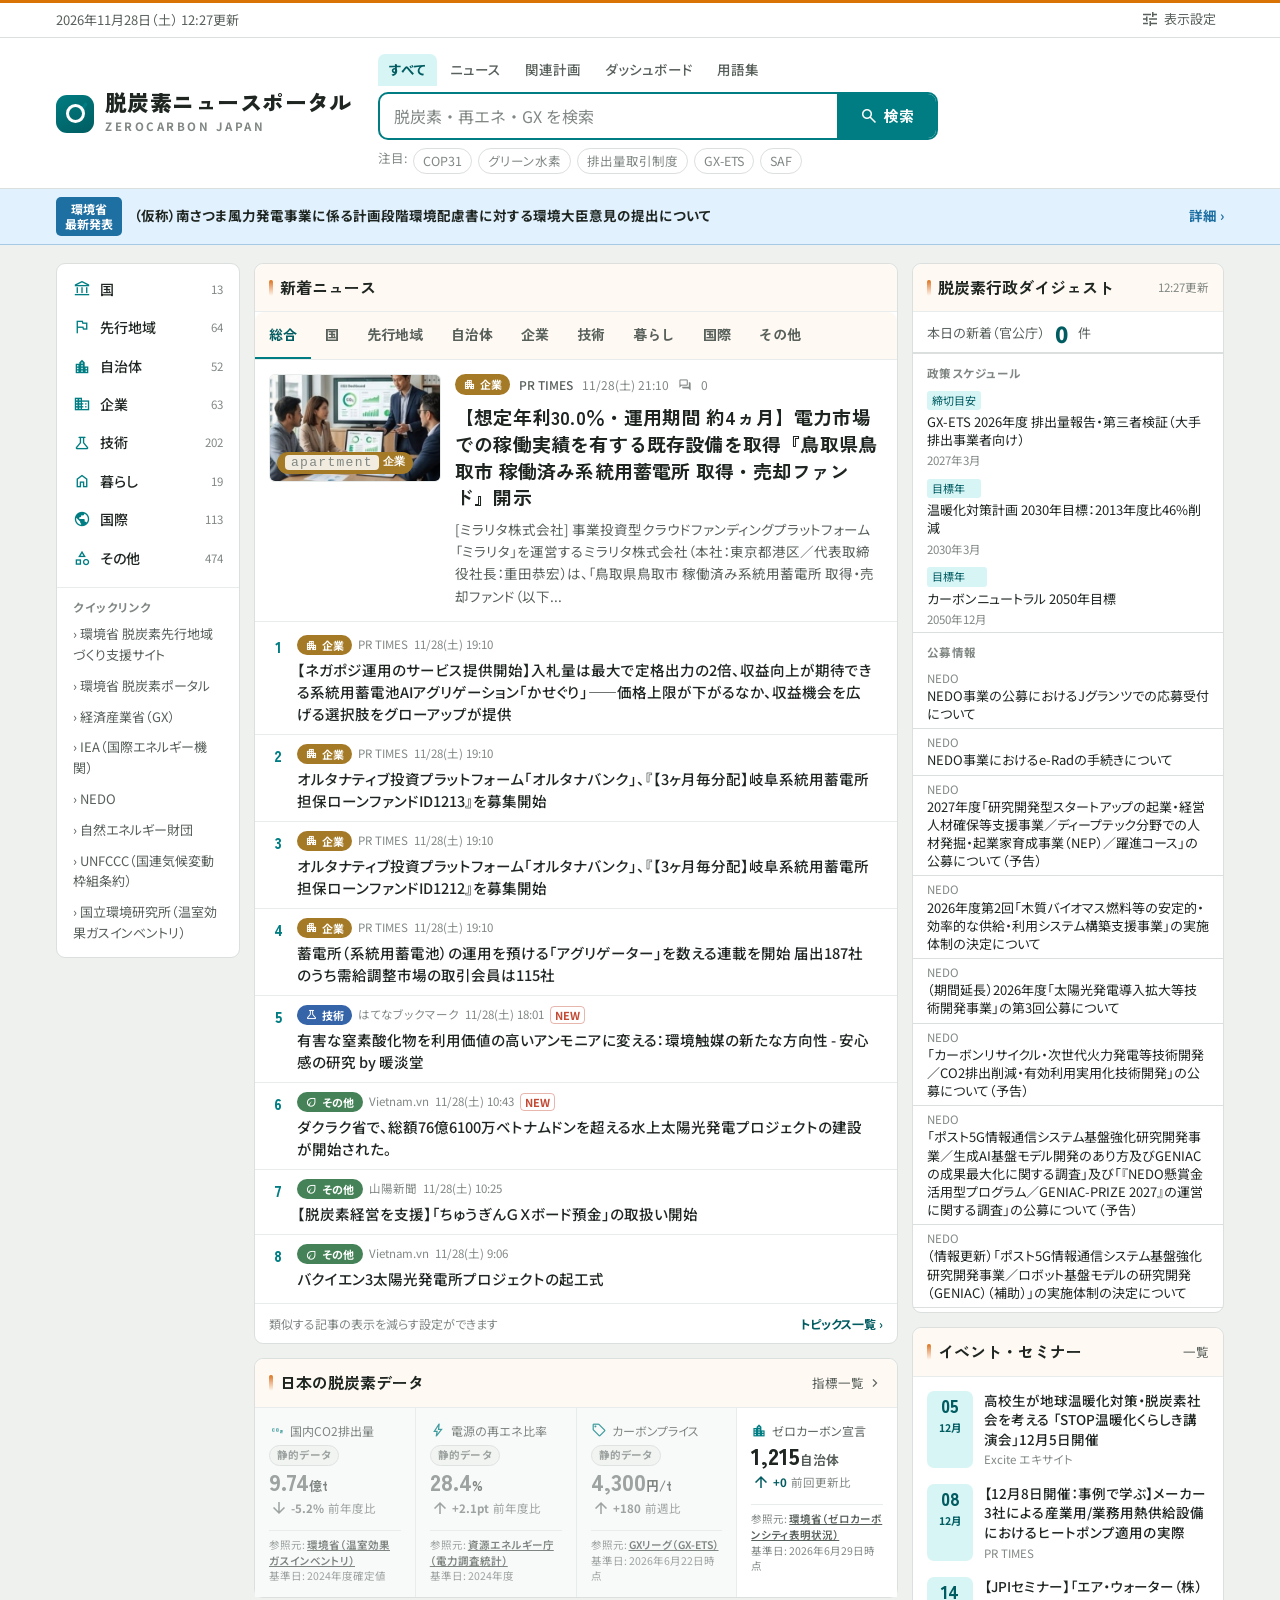
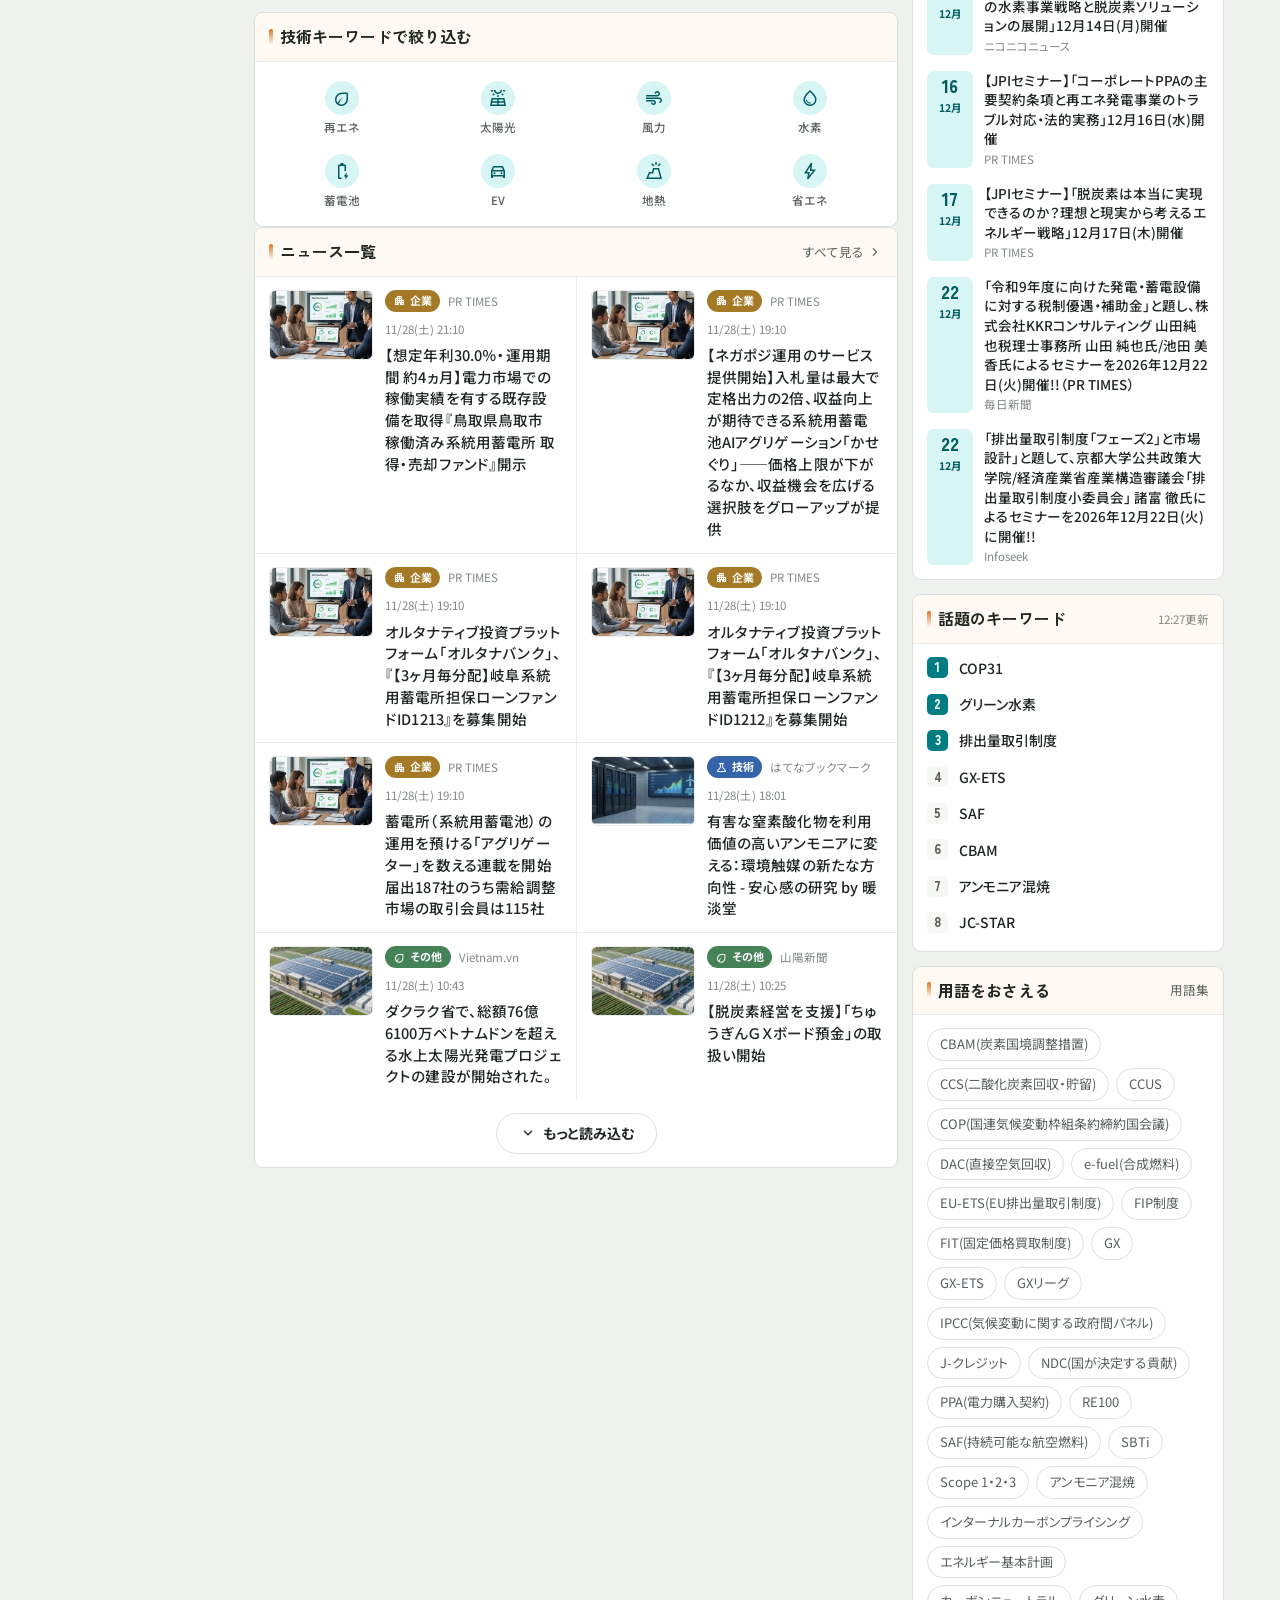
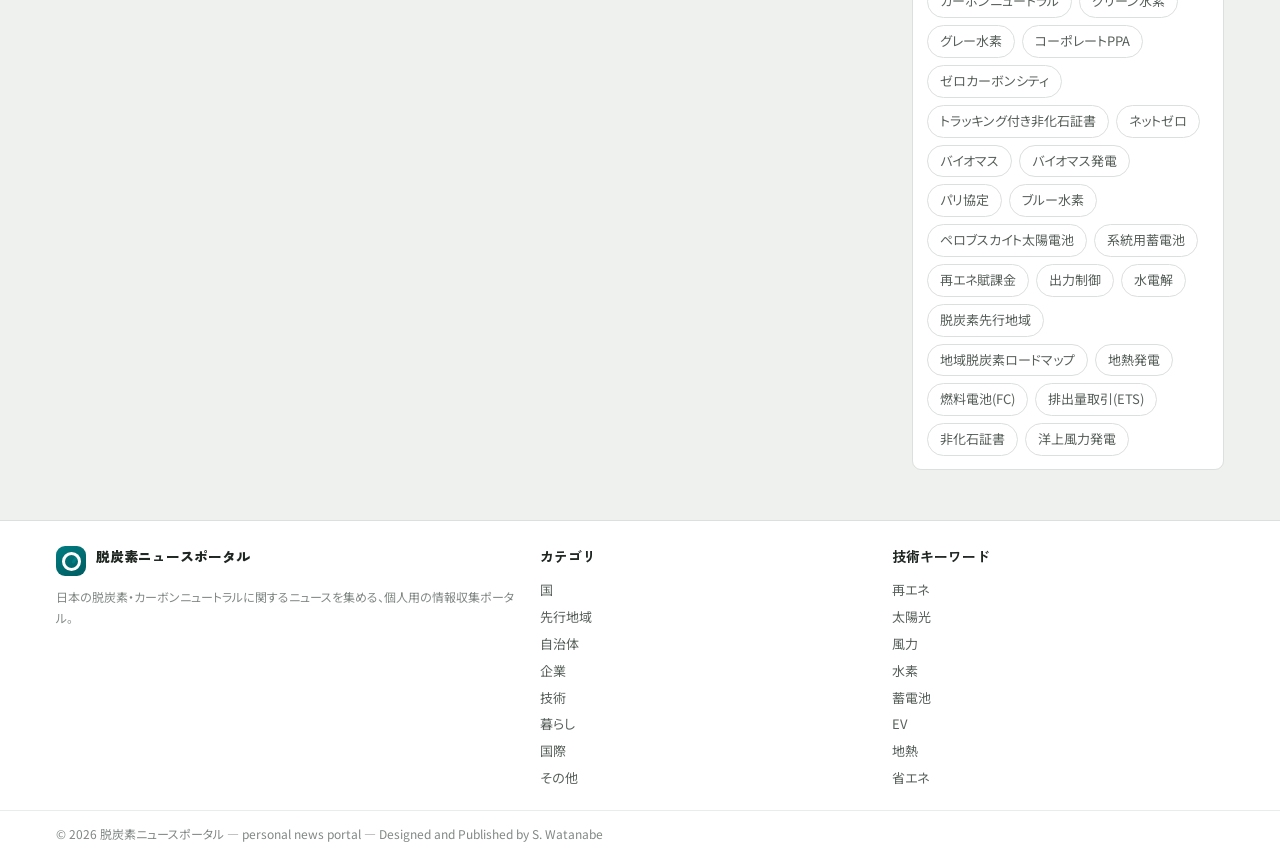
<file: site/index.html>
<!DOCTYPE html>
<html lang="ja">
<head>
<meta charset="UTF-8">
<meta name="viewport" content="width=device-width, initial-scale=1.0">
<title>脱炭素ニュースポータル</title>
<meta name="description" content="日本の脱炭素・カーボンニュートラルに関するニュースとデータを集約する情報ポータル。政策・再エネ・企業・自治体の動きを横断的にお届けします。">
<link rel="preconnect" href="https://fonts.googleapis.com">
<link rel="preconnect" href="https://fonts.gstatic.com" crossorigin>
<link href="https://fonts.googleapis.com/css2?family=Noto+Sans+JP:wght@400;500;700&family=Zen+Kaku+Gothic+New:wght@500;700;900&family=Shippori+Mincho:wght@500;700;800&display=swap" rel="stylesheet">
<link href="https://fonts.googleapis.com/css2?family=Material+Symbols+Outlined:opsz,wght,FILL,GRAD@20,400,0,0&display=swap" rel="stylesheet">
<link rel="icon" href="assets/favicon.svg" type="image/svg+xml">
<link rel="stylesheet" href="assets/css/base.css">
<link rel="stylesheet" href="assets/css/portal.css">
</head>
<body>
<a class="skip-link" href="#main">本文へスキップ</a>

<div data-include="partials/utility.html"></div>
<div data-include="partials/masthead.html"></div>
<div data-include="partials/ribbon.html"></div>

<main class="main" id="main">
  <div class="wrap">

    <!-- LEFT NAV -->
    <aside class="nav-col">
      <div class="card">
        <div class="nav-list" id="navList"></div>
        <div class="nav-sub">
          <div class="lbl">クイックリンク</div>
          <a href="https://policies.env.go.jp/policy/roadmap/preceding-region/" target="_blank" rel="noopener noreferrer">› 環境省 脱炭素先行地域づくり支援サイト</a>
          <a href="https://ondankataisaku.env.go.jp/carbon_neutral/" target="_blank" rel="noopener noreferrer">› 環境省 脱炭素ポータル</a>
          <a href="https://www.meti.go.jp/policy/energy_environment/global_warming/index.html" target="_blank" rel="noopener noreferrer">› 経済産業省（GX）</a>
          <a href="https://www.iea.org/" target="_blank" rel="noopener noreferrer">› IEA（国際エネルギー機関）</a>
          <a href="https://www.nedo.go.jp/" target="_blank" rel="noopener noreferrer">› NEDO</a>
          <a href="https://www.renewable-ei.org/" target="_blank" rel="noopener noreferrer">› 自然エネルギー財団</a>
          <a href="https://unfccc.int/" target="_blank" rel="noopener noreferrer">› UNFCCC（国連気候変動枠組条約）</a>
          <a href="https://www.nies.go.jp/gio/" target="_blank" rel="noopener noreferrer">› 国立環境研究所（温室効果ガスインベントリ）</a>
        </div>
      </div>
    </aside>

    <!-- CENTER -->
    <section class="center-col">
      <!-- topics -->
      <div class="card">
        <div class="card-h"><h2><span class="bar"></span>新着ニュース</h2></div>
        <div class="topics-tabs" id="topicTabs"></div>
        <div class="topic-lead" id="topicLead"></div>
        <ul class="headlines" id="headlines"></ul>
        <div class="topics-foot">
          <span>類似する記事の表示を減らす設定ができます</span>
          <a href="#" id="topicsAllLink">トピックス一覧 ›</a>
        </div>
      </div>

      <!-- KPI strip -->
      <div class="card">
        <div class="card-h"><h2><span class="bar"></span>日本の脱炭素データ</h2><a href="dashboard.html" class="all">指標一覧&nbsp;<span class="material-symbols-outlined" style="font-size:16px">chevron_right</span></a></div>
        <div class="kpis" id="kpiStrip"></div>
      </div>

      <!-- tech tag shortcuts -->
      <div class="card">
        <div class="card-h"><h2><span class="bar"></span>技術キーワードで絞り込む</h2></div>
        <div class="tag-shortcuts" id="scGrid"></div>
      </div>

      <!-- filter indicator -->
      <div class="filter-chip" id="filterChip">
        <span class="material-symbols-outlined" style="font-size:16px">filter_alt</span>
        <span class="fc-label"></span>
        <button type="button"><span class="material-symbols-outlined" style="font-size:16px">close</span>解除</button>
      </div>

      <!-- feed -->
      <div class="card">
        <div class="card-h"><h2><span class="bar"></span>ニュース一覧</h2><a href="#" class="all" id="feedAllLink">すべて見る&nbsp;<span class="material-symbols-outlined" style="font-size:16px">chevron_right</span></a></div>
        <div class="feed" id="feed"></div>
        <div class="feed-more"><button type="button" id="feedMoreBtn"><span class="material-symbols-outlined" style="font-size:18px">expand_more</span>もっと読み込む</button></div>
      </div>

    </section>

    <!-- RIGHT RAIL -->
    <aside class="rail-col" data-include="partials/rail.html"></aside>

  </div>
</main>

<div data-include="partials/footer.html"></div>

<script src="assets/js/data.js"></script>
<script src="assets/js/include.js"></script>
<script src="assets/js/settings.js"></script>
<script src="assets/js/chrome.js"></script>
<script src="assets/js/portal.js"></script>
</body>
</html>
</file>
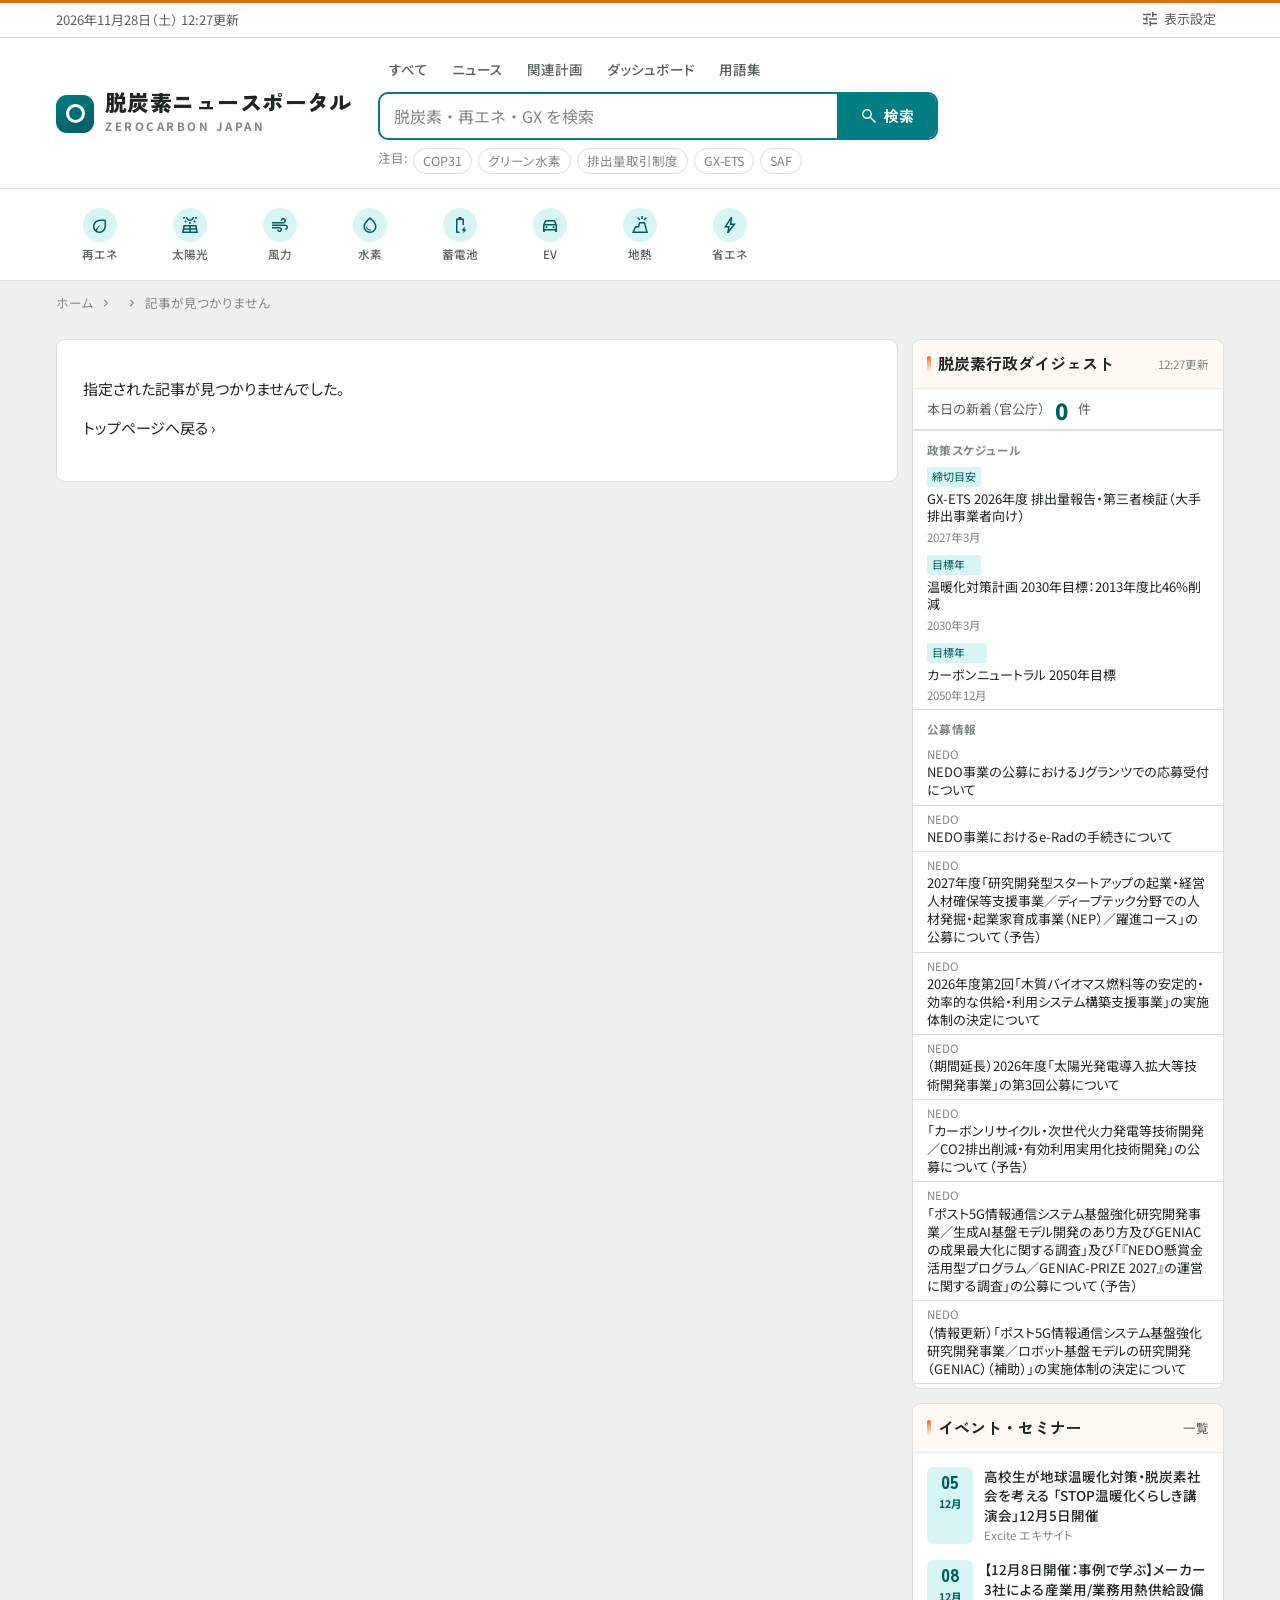
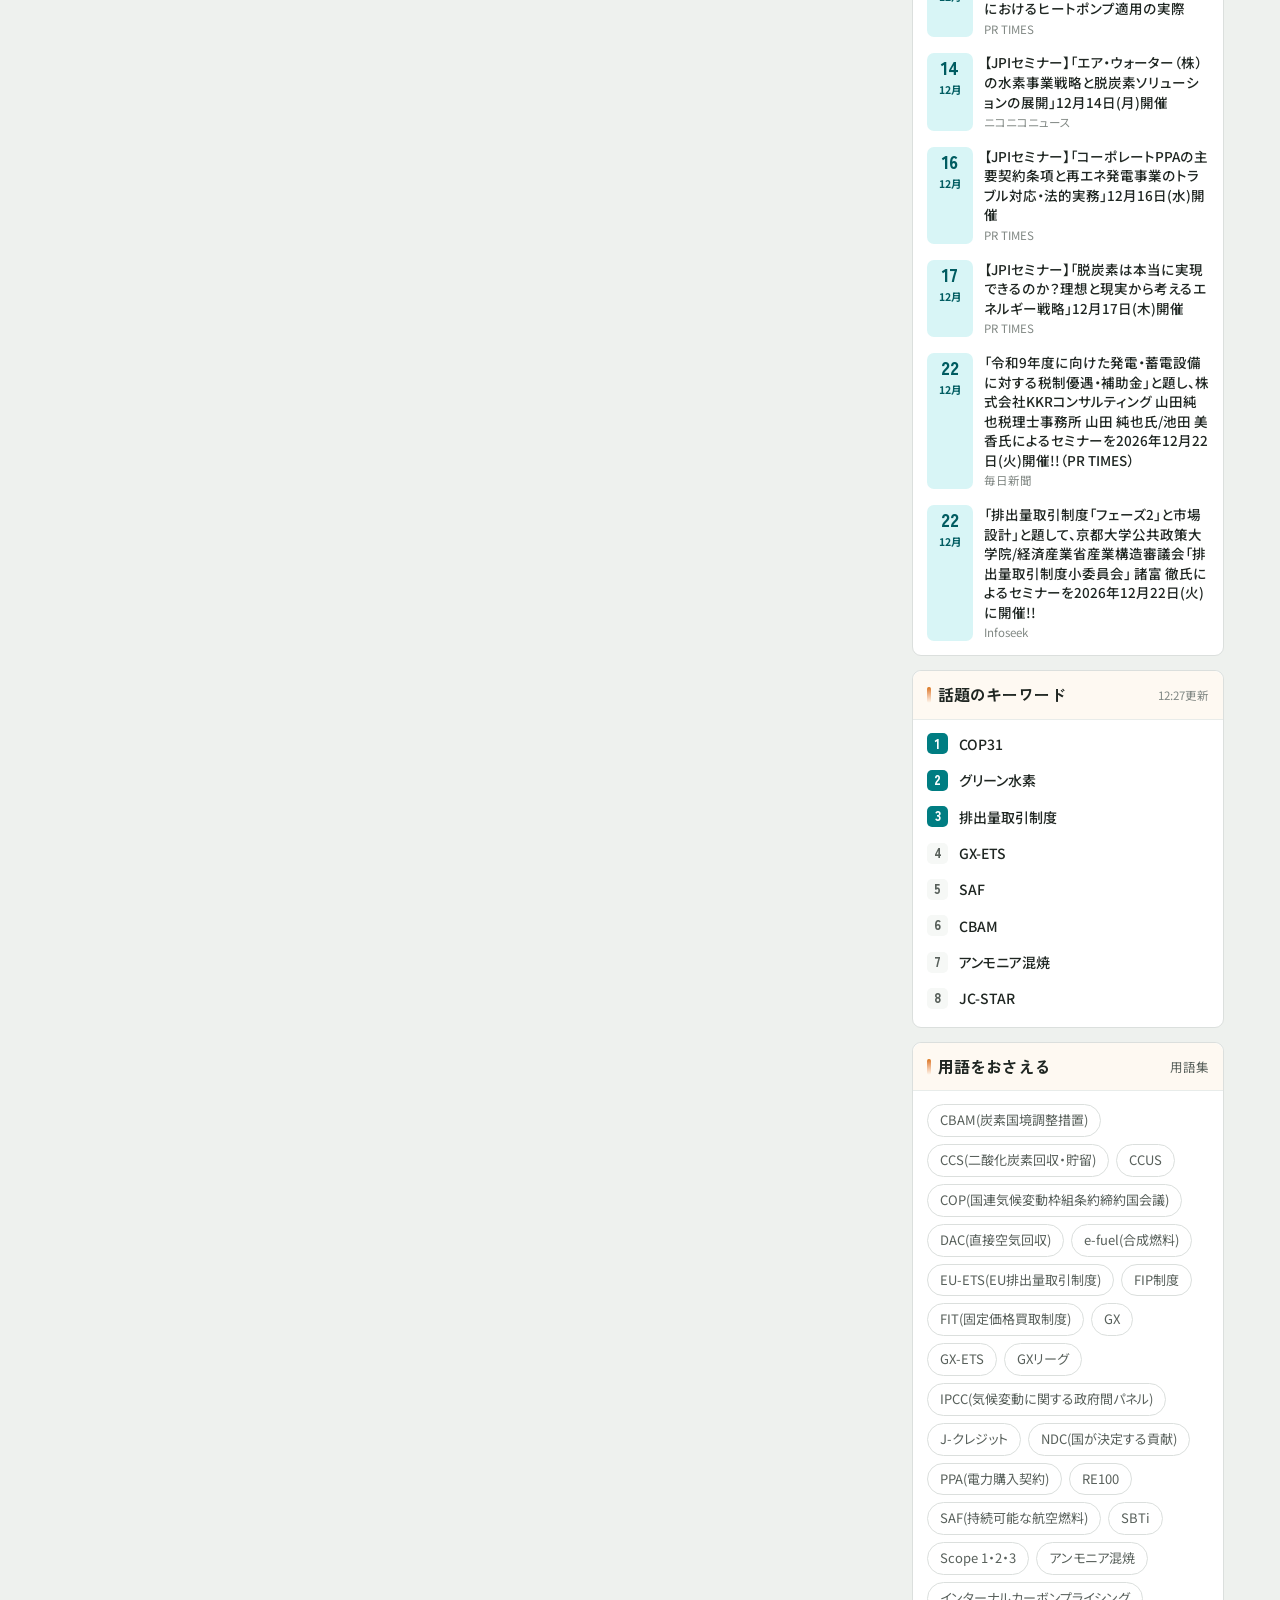
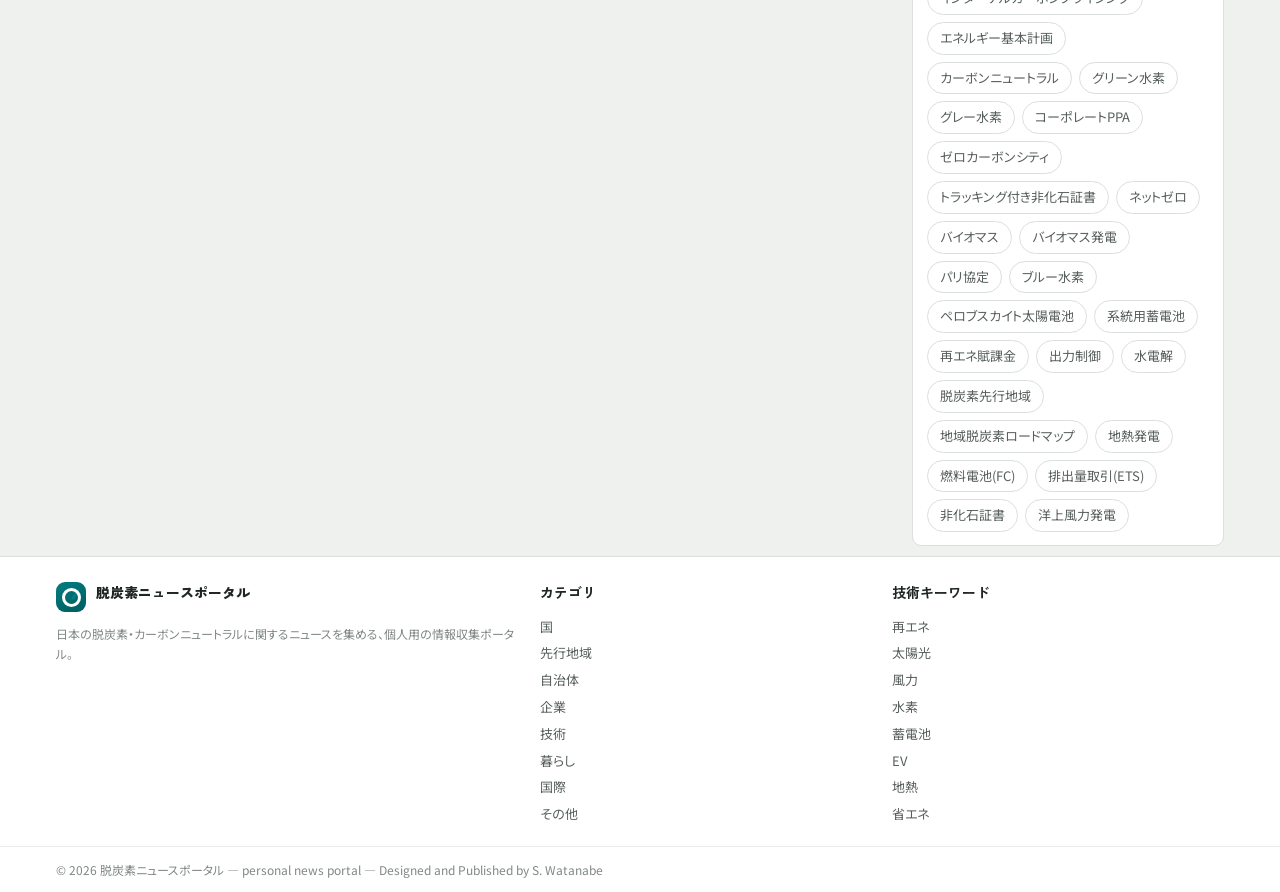
<file: site/article.html>
<!DOCTYPE html>
<html lang="ja">
<head>
<meta charset="UTF-8">
<meta name="viewport" content="width=device-width, initial-scale=1.0">
<title>脱炭素ニュースポータル — 記事</title>
<meta name="description" content="日本の脱炭素・カーボンニュートラルに関するニュース記事。">
<link rel="icon" href="assets/favicon.svg" type="image/svg+xml">
<link rel="preconnect" href="https://fonts.googleapis.com">
<link rel="preconnect" href="https://fonts.gstatic.com" crossorigin>
<link href="https://fonts.googleapis.com/css2?family=Noto+Sans+JP:wght@400;500;700&family=Zen+Kaku+Gothic+New:wght@500;700;900&family=Shippori+Mincho:wght@500;700;800&display=swap" rel="stylesheet">
<link href="https://fonts.googleapis.com/css2?family=Material+Symbols+Outlined:opsz,wght,FILL,GRAD@20,400,0,0&display=swap" rel="stylesheet">
<link rel="stylesheet" href="assets/css/base.css">
<link rel="stylesheet" href="assets/css/article.css">
</head>
<body>
<a class="skip-link" href="#main">本文へスキップ</a>

<div data-include="partials/utility.html"></div>
<div data-include="partials/masthead.html"></div>
<div data-include="partials/shortcuts.html"></div>

<main class="main" id="main">
  <div class="wrap">

    <nav class="crumb" aria-label="breadcrumb">
      <a href="index.html">ホーム</a>
      <span class="material-symbols-outlined">chevron_right</span>
      <a href="index.html" id="crumbCatLink"><span id="crumbCat"></span></a>
      <span class="material-symbols-outlined">chevron_right</span>
      <span id="crumbTitle"></span>
    </nav>

    <section class="art-col" id="articleRoot"></section>

    <aside class="rail-col" data-include="partials/rail.html"></aside>

  </div>
</main>

<div data-include="partials/footer.html"></div>

<script src="assets/js/data.js"></script>
<script src="assets/js/include.js"></script>
<script src="assets/js/settings.js"></script>
<script src="assets/js/chrome.js"></script>
<script src="assets/js/article.js"></script>
</body>
</html>
</file>
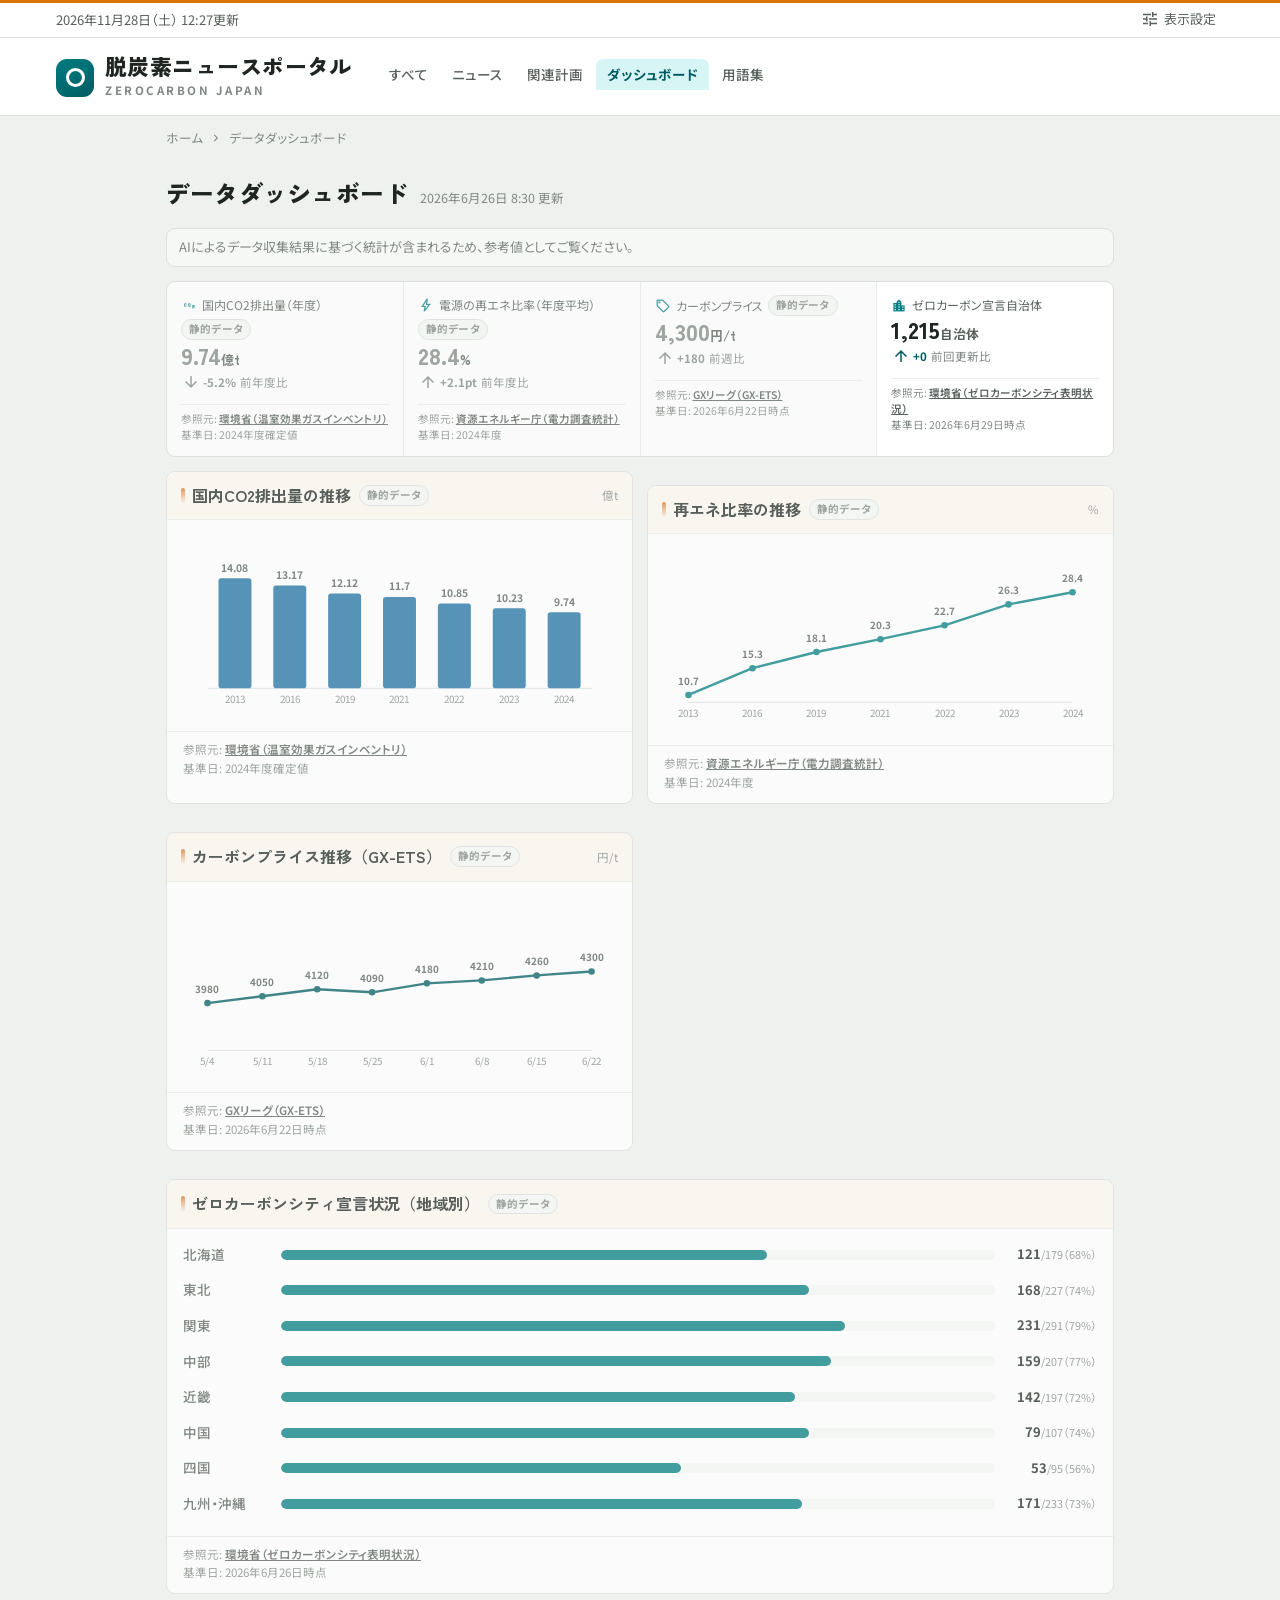
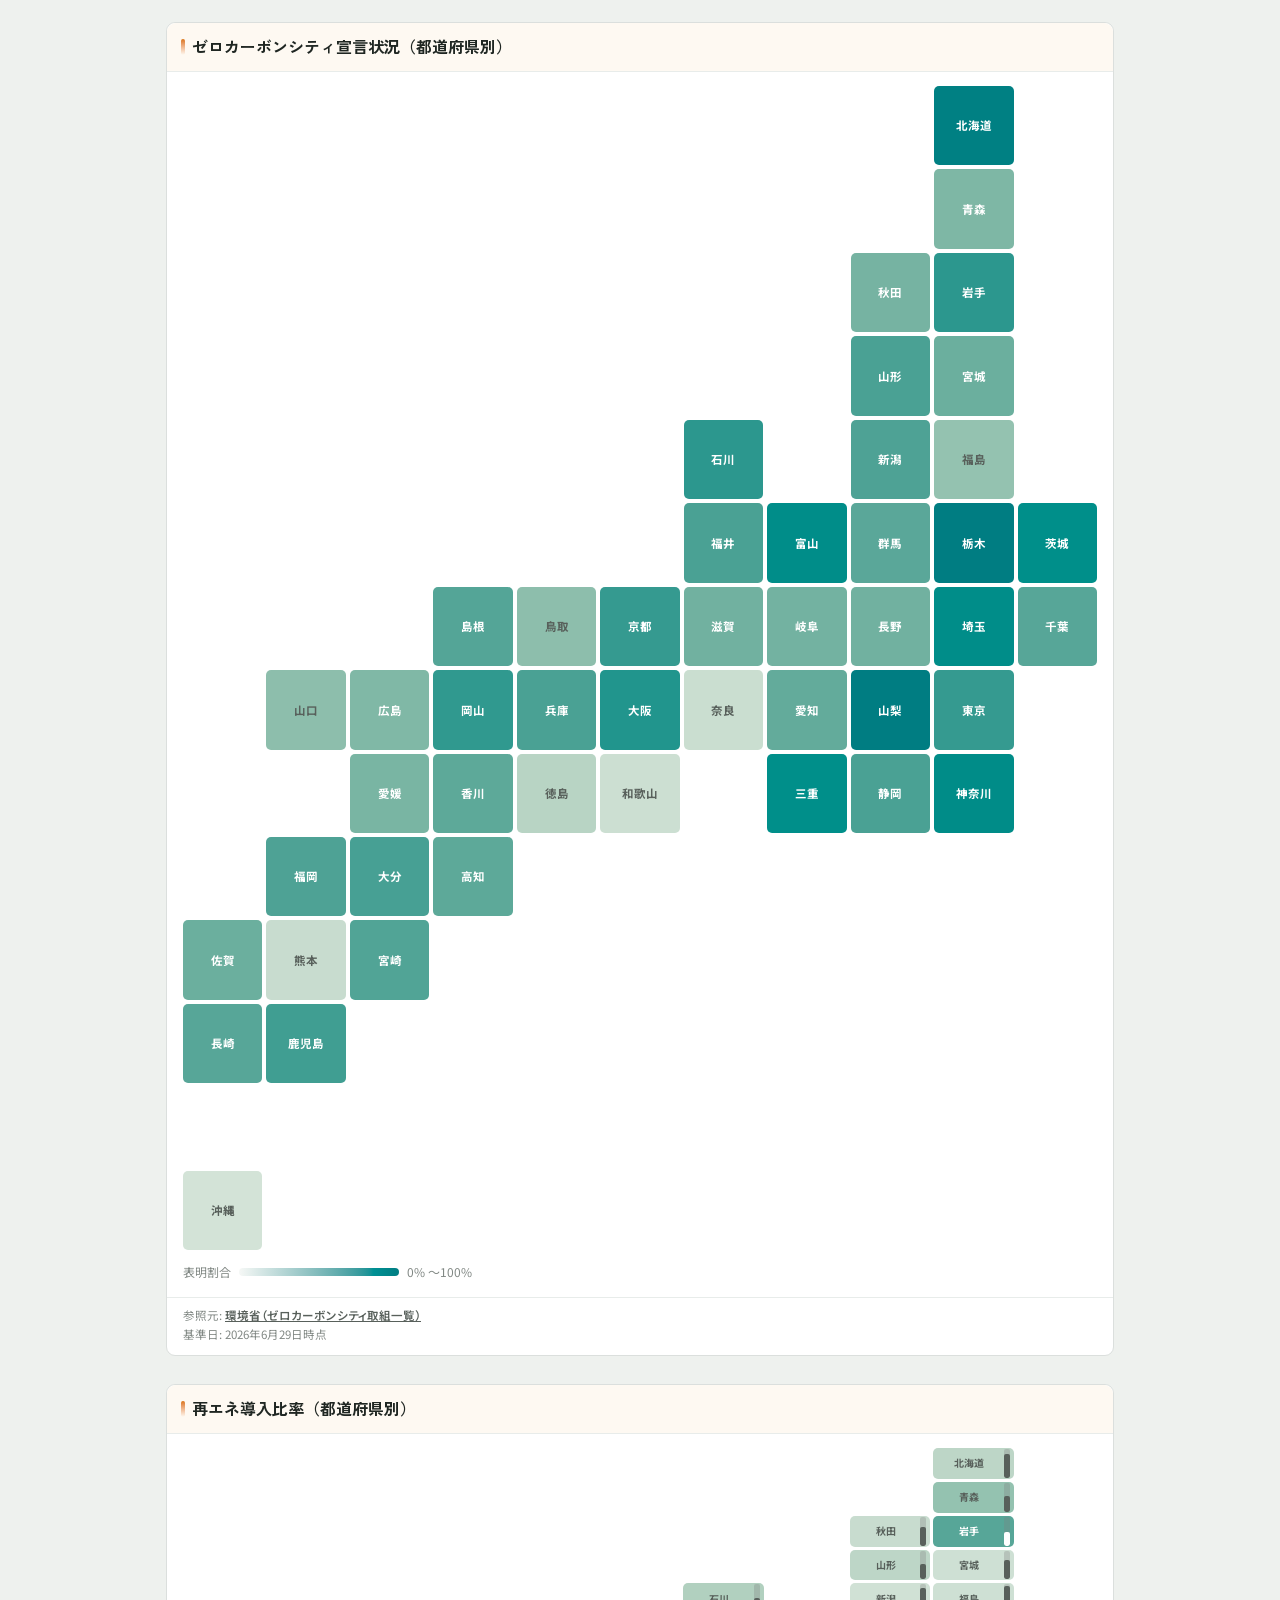
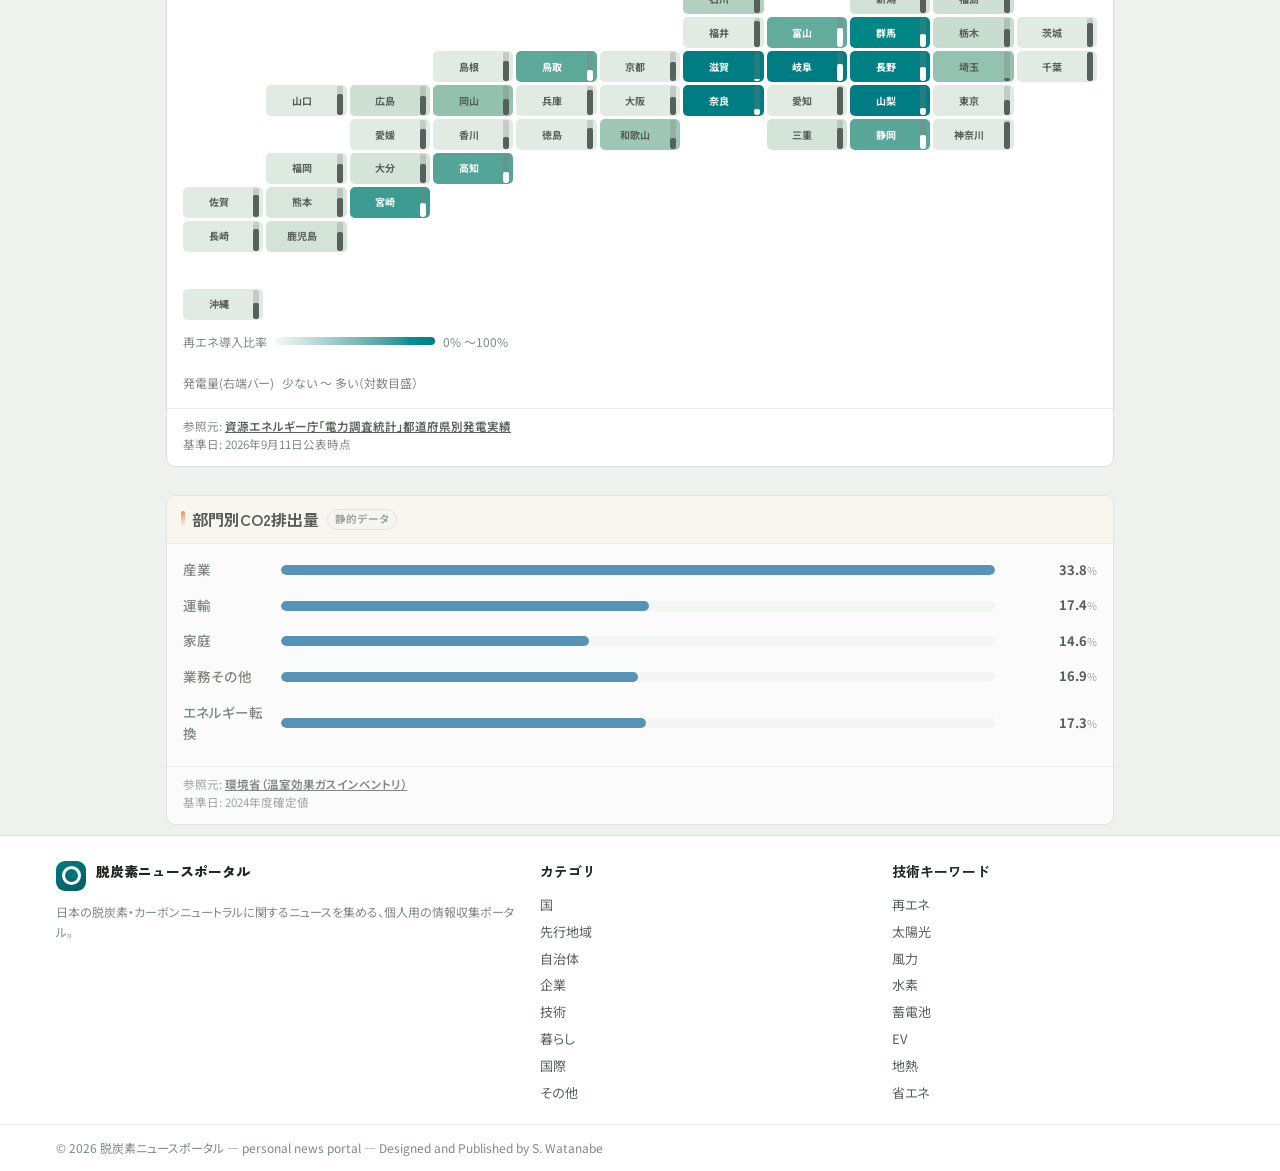
<file: site/dashboard.html>
<!DOCTYPE html>
<html lang="ja">
<head>
<meta charset="UTF-8">
<meta name="viewport" content="width=device-width, initial-scale=1.0">
<title>データダッシュボード — 脱炭素ニュースポータル</title>
<meta name="description" content="日本のCO2排出量・再エネ比率・カーボンプライス・ゼロカーボンシティ宣言状況などの脱炭素データダッシュボード。">
<link rel="icon" href="assets/favicon.svg" type="image/svg+xml">
<link rel="preconnect" href="https://fonts.googleapis.com">
<link rel="preconnect" href="https://fonts.gstatic.com" crossorigin>
<link href="https://fonts.googleapis.com/css2?family=Noto+Sans+JP:wght@400;500;700&family=Zen+Kaku+Gothic+New:wght@500;700;900&family=Shippori+Mincho:wght@500;700;800&display=swap" rel="stylesheet">
<link href="https://fonts.googleapis.com/css2?family=Material+Symbols+Outlined:opsz,wght,FILL,GRAD@20,400,0,0&display=swap" rel="stylesheet">
<link rel="stylesheet" href="assets/css/base.css">
<link rel="stylesheet" href="assets/css/dashboard.css">
</head>
<body>
<a class="skip-link" href="#main">本文へスキップ</a>

<div data-include="partials/utility.html"></div>
<div data-include="partials/masthead.html"></div>

<main class="main" id="main">
  <div class="wrap dash-wrap">

    <nav class="crumb" aria-label="breadcrumb">
      <a href="index.html">ホーム</a>
      <span class="material-symbols-outlined">chevron_right</span>
      <span>データダッシュボード</span>
    </nav>

    <div class="dash-head">
      <h1>データダッシュボード</h1>
      <span class="upd" id="dashUpdated"></span>
    </div>

    <p class="dash-disclaimer">AIによるデータ収集結果に基づく統計が含まれるため、参考値としてご覧ください。</p>

    <div class="kpis dash-kpis" id="dashKpis"></div>

    <div class="dash-grid">

      <div class="card dash-card is-static">
        <div class="card-h"><h2><span class="bar"></span>国内CO2排出量の推移</h2><span class="static-tag" title="現在は実データ未連携のため、参考値の静的データです">静的データ</span><span class="upd">億t</span></div>
        <div class="chart-body" id="co2TrendChart"></div>
        <div class="src-line" id="co2TrendSrc"></div>
      </div>

      <div class="card dash-card is-static">
        <div class="card-h"><h2><span class="bar"></span>再エネ比率の推移</h2><span class="static-tag" title="現在は実データ未連携のため、参考値の静的データです">静的データ</span><span class="upd">%</span></div>
        <div class="chart-body" id="renewableTrendChart"></div>
        <div class="src-line" id="renewableTrendSrc"></div>
      </div>

      <div class="card dash-card is-static" id="carbon-price">
        <div class="card-h"><h2><span class="bar"></span>カーボンプライス推移（GX-ETS）</h2><span class="static-tag" title="現在は実データ未連携のため、参考値の静的データです">静的データ</span><span class="upd">円/t</span></div>
        <div class="chart-body" id="carbonPriceChart"></div>
        <div class="src-line" id="carbonPriceSrc"></div>
      </div>

      <div class="card dash-card wide is-static" id="zero-carbon">
        <div class="card-h"><h2><span class="bar"></span>ゼロカーボンシティ宣言状況（地域別）</h2><span class="static-tag" title="現在は実データ未連携のため、参考値の静的データです">静的データ</span></div>
        <div id="zeroCarbonChart"></div>
        <div class="src-line" id="zeroCarbonSrc"></div>
      </div>

      <div class="card dash-card wide" id="zero-carbon-map">
        <div class="card-h"><h2><span class="bar"></span>ゼロカーボンシティ宣言状況（都道府県別）</h2></div>
        <div id="zeroCarbonMapChart"></div>
        <div class="src-line" id="zeroCarbonMapSrc"></div>
      </div>

      <div class="card dash-card wide" id="renewable-map">
        <div class="card-h"><h2><span class="bar"></span>再エネ導入比率（都道府県別）</h2></div>
        <div id="renewableMapChart"></div>
        <div class="src-line" id="renewableMapSrc"></div>
      </div>

      <div class="card dash-card wide is-static">
        <div class="card-h"><h2><span class="bar"></span>部門別CO2排出量</h2><span class="static-tag" title="現在は実データ未連携のため、参考値の静的データです">静的データ</span></div>
        <div id="sectorChart"></div>
        <div class="src-line" id="sectorSrc"></div>
      </div>

    </div>
  </div>
</main>

<div data-include="partials/footer.html"></div>

<script src="assets/js/data.js"></script>
<script src="assets/js/include.js"></script>
<script src="assets/js/settings.js"></script>
<script src="assets/js/chrome.js"></script>
<script src="assets/js/dashboard.js"></script>
<script src="assets/js/renewable-map.js"></script>
</body>
</html>
</file>
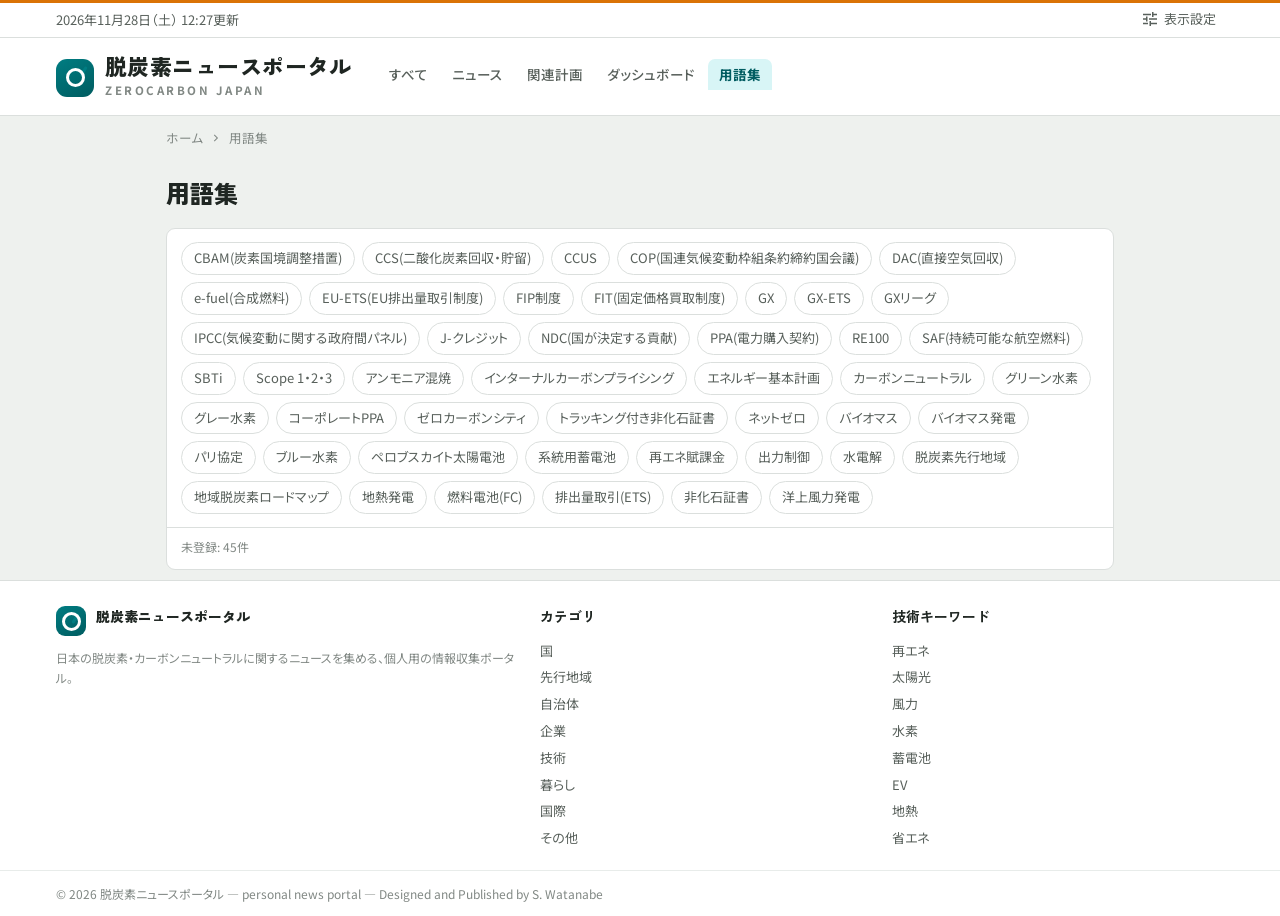
<file: site/glossary.html>
<!DOCTYPE html>
<html lang="ja">
<head>
<meta charset="UTF-8">
<meta name="viewport" content="width=device-width, initial-scale=1.0">
<title>用語集 — 脱炭素ニュースポータル</title>
<meta name="description" content="脱炭素・カーボンニュートラルに関する用語集。GX、J-クレジット、SAFなど主要な用語をまとめて解説します。">
<link rel="preconnect" href="https://fonts.googleapis.com">
<link rel="preconnect" href="https://fonts.gstatic.com" crossorigin>
<link href="https://fonts.googleapis.com/css2?family=Noto+Sans+JP:wght@400;500;700&family=Zen+Kaku+Gothic+New:wght@500;700;900&family=Shippori+Mincho:wght@500;700;800&display=swap" rel="stylesheet">
<link href="https://fonts.googleapis.com/css2?family=Material+Symbols+Outlined:opsz,wght,FILL,GRAD@20,400,0,0&display=swap" rel="stylesheet">
<link rel="icon" href="assets/favicon.svg" type="image/svg+xml">
<link rel="stylesheet" href="assets/css/base.css">
<link rel="stylesheet" href="assets/css/dashboard.css">
</head>
<body>
<a class="skip-link" href="#main">本文へスキップ</a>

<div data-include="partials/utility.html"></div>
<div data-include="partials/masthead.html"></div>

<main class="main" id="main">
  <div class="wrap dash-wrap">
    <nav class="crumb" aria-label="breadcrumb">
      <a href="index.html">ホーム</a>
      <span class="material-symbols-outlined">chevron_right</span>
      <span>用語集</span>
    </nav>
    <div class="dash-head">
      <h1>用語集</h1>
    </div>
    <div class="card">
      <div class="glossary" id="glossaryList"></div>
    </div>
  </div>
</main>

<div data-include="partials/footer.html"></div>

<script src="assets/js/data.js"></script>
<script src="assets/js/include.js"></script>
<script src="assets/js/settings.js"></script>
<script src="assets/js/chrome.js"></script>
</body>
</html>
</file>
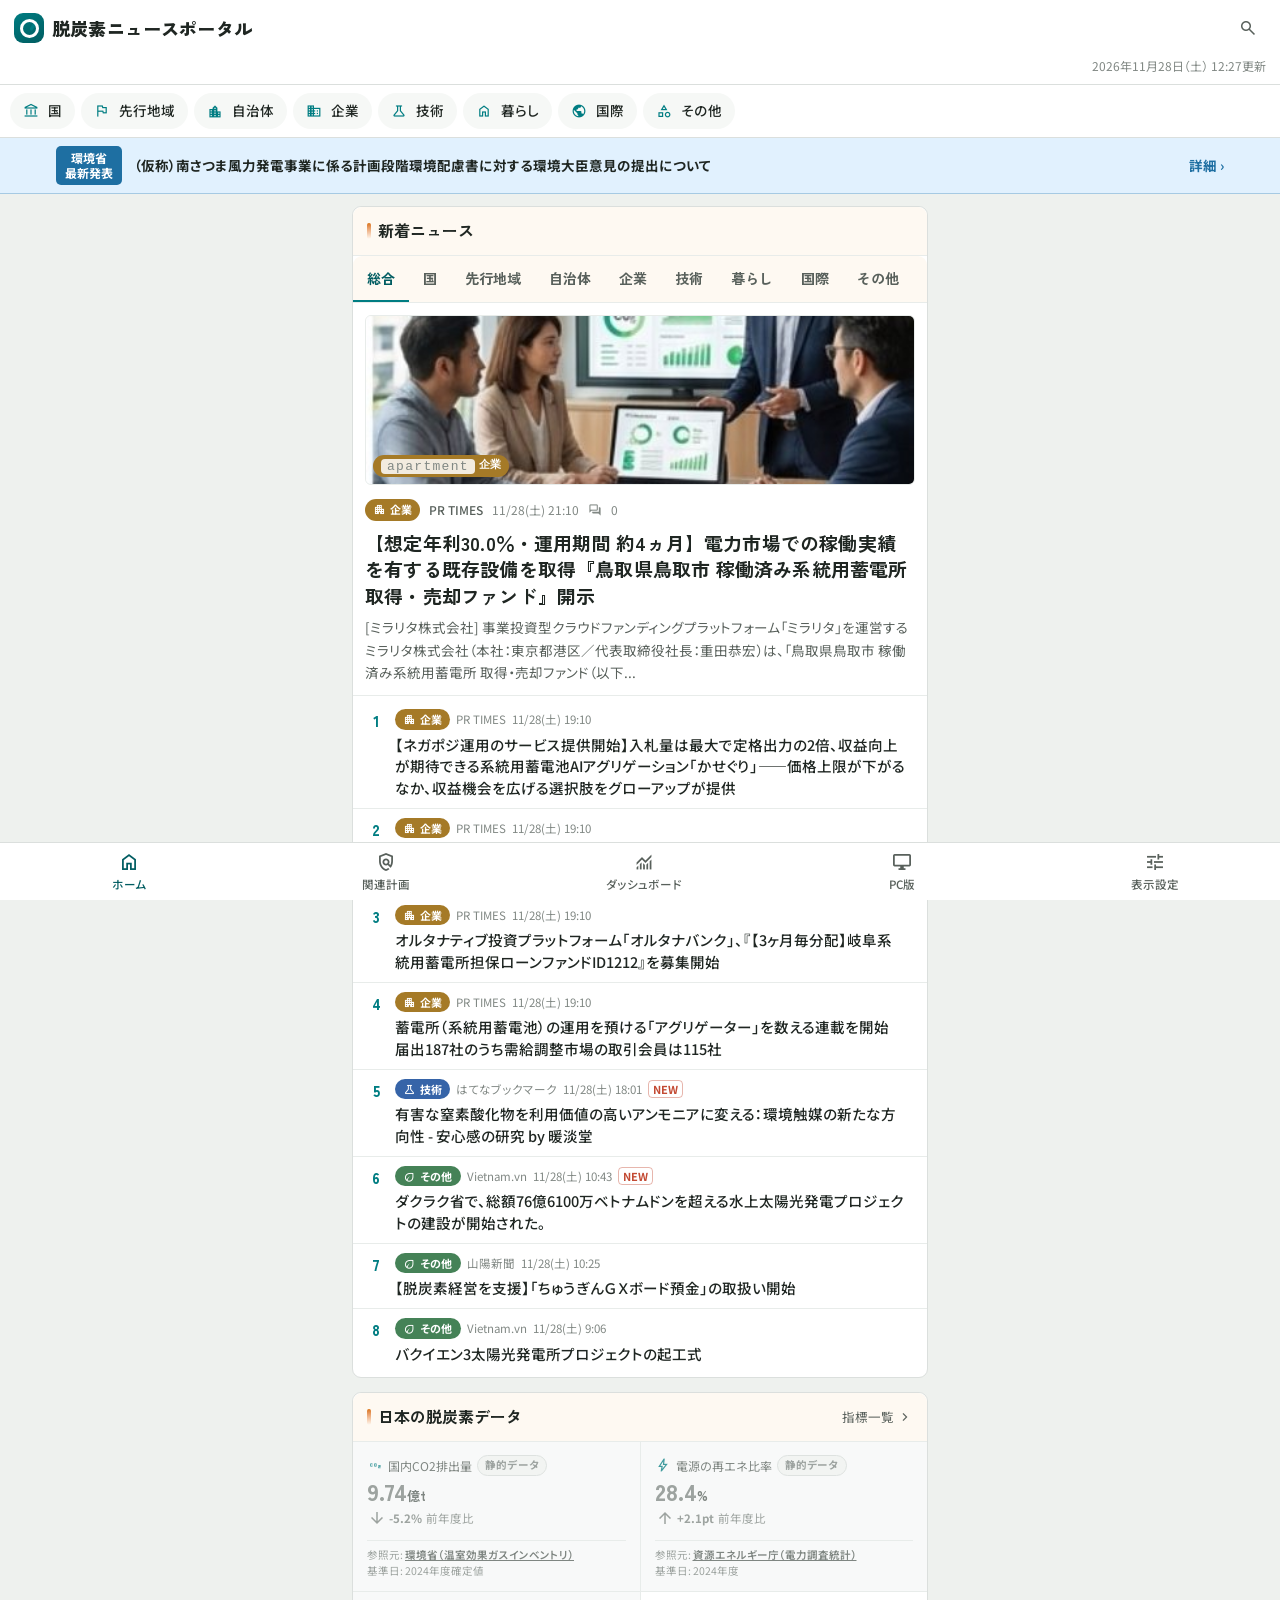
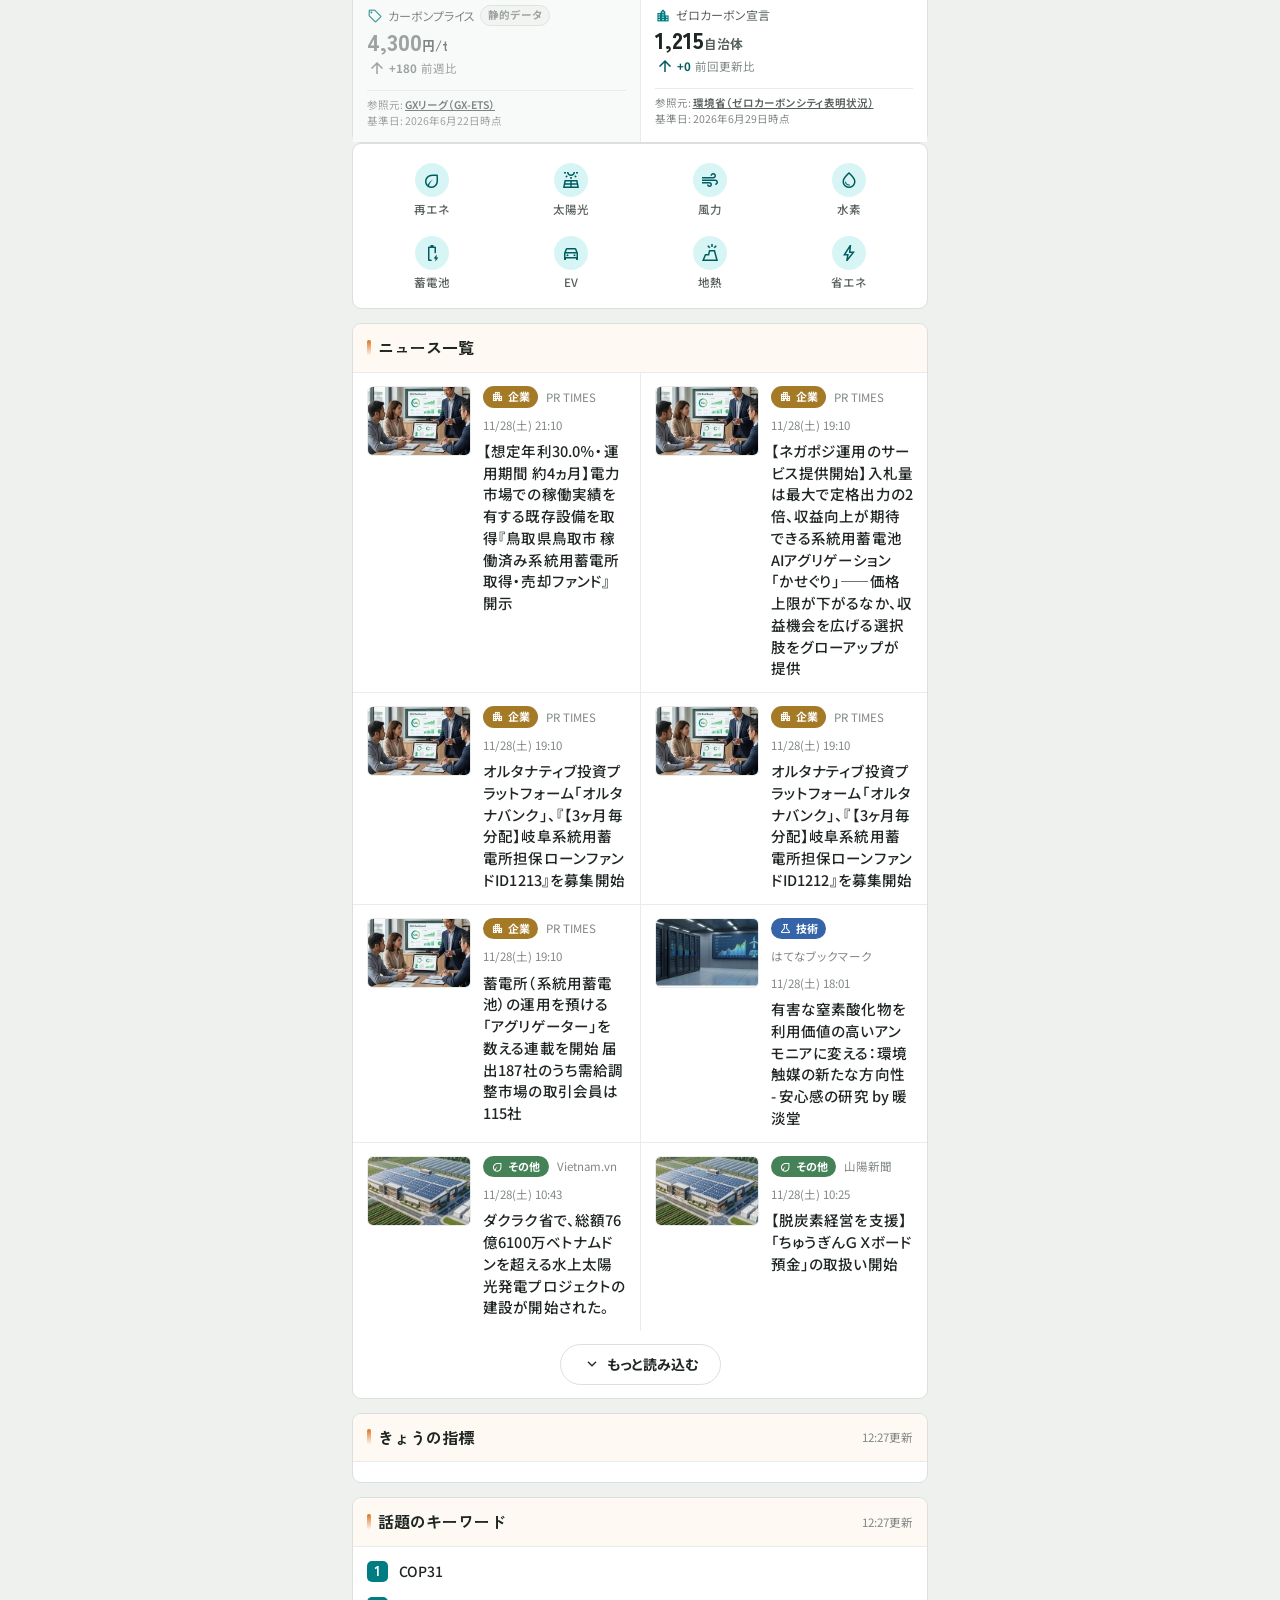
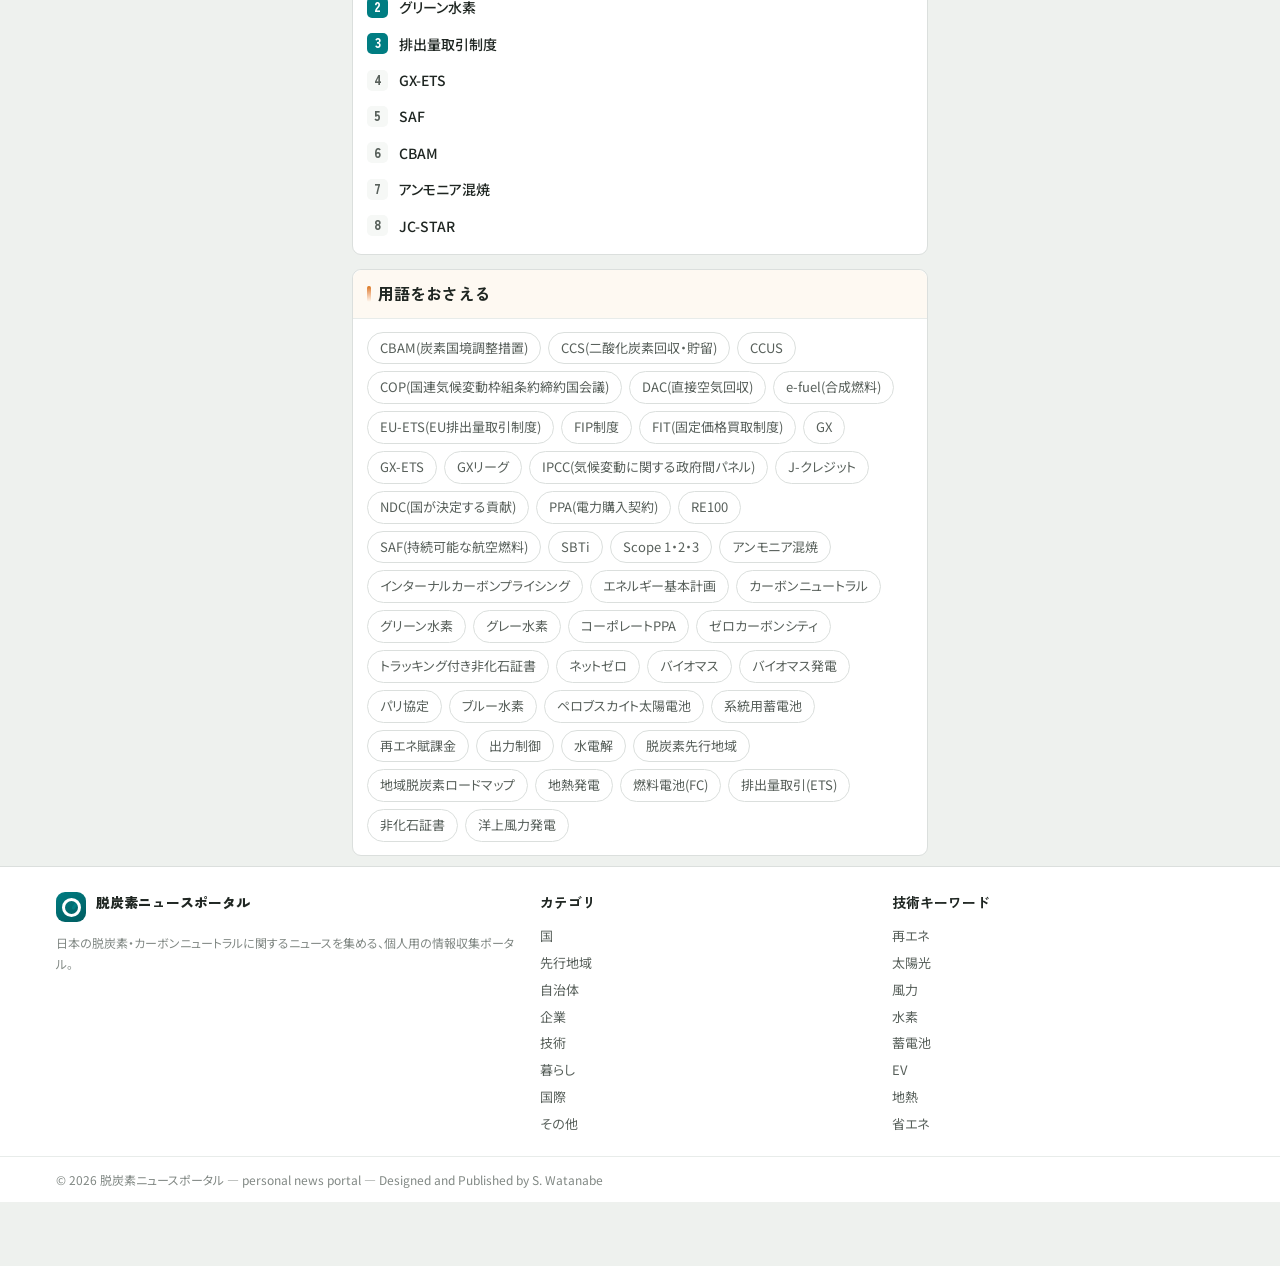
<file: site/mobile.html>
<!DOCTYPE html>
<html lang="ja">
<head>
<meta charset="UTF-8">
<meta name="viewport" content="width=device-width, initial-scale=1.0">
<title>脱炭素ニュースポータル（スマホ版）</title>
<meta name="description" content="日本の脱炭素・カーボンニュートラルに関するニュースとデータを集約する情報ポータル。スマホ版レイアウト。">
<link rel="preconnect" href="https://fonts.googleapis.com">
<link rel="preconnect" href="https://fonts.gstatic.com" crossorigin>
<link href="https://fonts.googleapis.com/css2?family=Noto+Sans+JP:wght@400;500;700&family=Zen+Kaku+Gothic+New:wght@500;700;900&family=Shippori+Mincho:wght@500;700;800&display=swap" rel="stylesheet">
<link href="https://fonts.googleapis.com/css2?family=Material+Symbols+Outlined:opsz,wght,FILL,GRAD@20,400,0,0&display=swap" rel="stylesheet">
<link rel="icon" href="assets/favicon.svg" type="image/svg+xml">
<link rel="stylesheet" href="assets/css/base.css">
<link rel="stylesheet" href="assets/css/mobile.css">
</head>
<body>
<a class="skip-link" href="#main">本文へスキップ</a>

<header class="m-head">
  <div class="m-head-row">
    <a class="m-brand" href="mobile.html">
      <span class="brand-mark" style="width:30px;height:30px;border-radius:9px"></span>
      <b>脱炭素ニュースポータル</b>
    </a>
    <button type="button" class="m-icon-btn" id="mSearchBtn" aria-haspopup="true" aria-expanded="false" aria-label="検索">
      <span class="material-symbols-outlined">search</span>
    </button>
  </div>
  <div class="m-search-row" id="mSearchRow">
    <div class="search-field">
      <input type="search" placeholder="ニュース・キーワードを検索">
      <button type="button"><span class="material-symbols-outlined" style="font-size:18px">search</span></button>
    </div>
  </div>
  <div class="m-ticker">
    <span class="m-date" id="today"></span>
  </div>
</header>

<nav class="cat-strip"><div class="nav-list" id="navList"></div></nav>

<div data-include="partials/ribbon.html"></div>

<main class="m-main" id="main">

  <div class="card m-topic">
    <div class="card-h"><h2><span class="bar"></span>新着ニュース</h2></div>
    <div class="topics-tabs" id="topicTabs"></div>
    <div class="topic-lead" id="topicLead"></div>
    <ul class="headlines" id="headlines"></ul>
  </div>

  <div class="card">
    <div class="card-h"><h2><span class="bar"></span>日本の脱炭素データ</h2><a href="dashboard.html" class="all">指標一覧&nbsp;<span class="material-symbols-outlined" style="font-size:16px">chevron_right</span></a></div>
    <div class="kpis m-kpis" id="kpiStrip"></div>
  </div>

  <nav class="shortcuts"><div class="wrap" id="scGrid"></div></nav>

  <div class="filter-chip" id="filterChip">
    <span class="material-symbols-outlined" style="font-size:16px">filter_alt</span>
    <span class="fc-label"></span>
    <button type="button"><span class="material-symbols-outlined" style="font-size:16px">close</span>解除</button>
  </div>

  <div class="card">
    <div class="card-h"><h2><span class="bar"></span>ニュース一覧</h2></div>
    <div class="feed m-feed" id="feed"></div>
    <div class="feed-more"><button type="button" id="feedMoreBtn"><span class="material-symbols-outlined" style="font-size:18px">expand_more</span>もっと読み込む</button></div>
  </div>

  <div class="card">
    <div class="card-h"><h2><span class="bar"></span>きょうの指標</h2><span class="upd" id="railUpdated"></span></div>
    <div class="rail-data" id="railData"></div>
  </div>

  <div class="card">
    <div class="card-h"><h2><span class="bar"></span>話題のキーワード</h2><span class="upd" id="ranksUpdated"></span></div>
    <ul class="ranklist" id="ranks"></ul>
  </div>

  <div class="card" id="glossary">
    <div class="card-h"><h2><span class="bar"></span>用語をおさえる</h2></div>
    <div class="glossary" id="glossaryList"></div>
  </div>

</main>

<div data-include="partials/footer.html"></div>

<nav class="tabbar">
  <a class="tb-item" href="mobile.html" data-nav="mobile.html"><span class="material-symbols-outlined">home</span>ホーム</a>
  <a class="tb-item" href="plans.html" data-nav="plans.html"><span class="material-symbols-outlined">policy</span>関連計画</a>
  <a class="tb-item" href="dashboard.html" data-nav="dashboard.html"><span class="material-symbols-outlined">monitoring</span>ダッシュボード</a>
  <a class="tb-item" href="index.html" data-nav="index.html"><span class="material-symbols-outlined">desktop_windows</span>PC版</a>
  <div class="tb-item set-trigger" id="settingsMount"></div>
</nav>

<script src="assets/js/data.js"></script>
<script src="assets/js/include.js"></script>
<script src="assets/js/settings.js"></script>
<script src="assets/js/chrome.js"></script>
<script src="assets/js/portal.js"></script>
<script src="assets/js/mobile.js"></script>
</body>
</html>
</file>
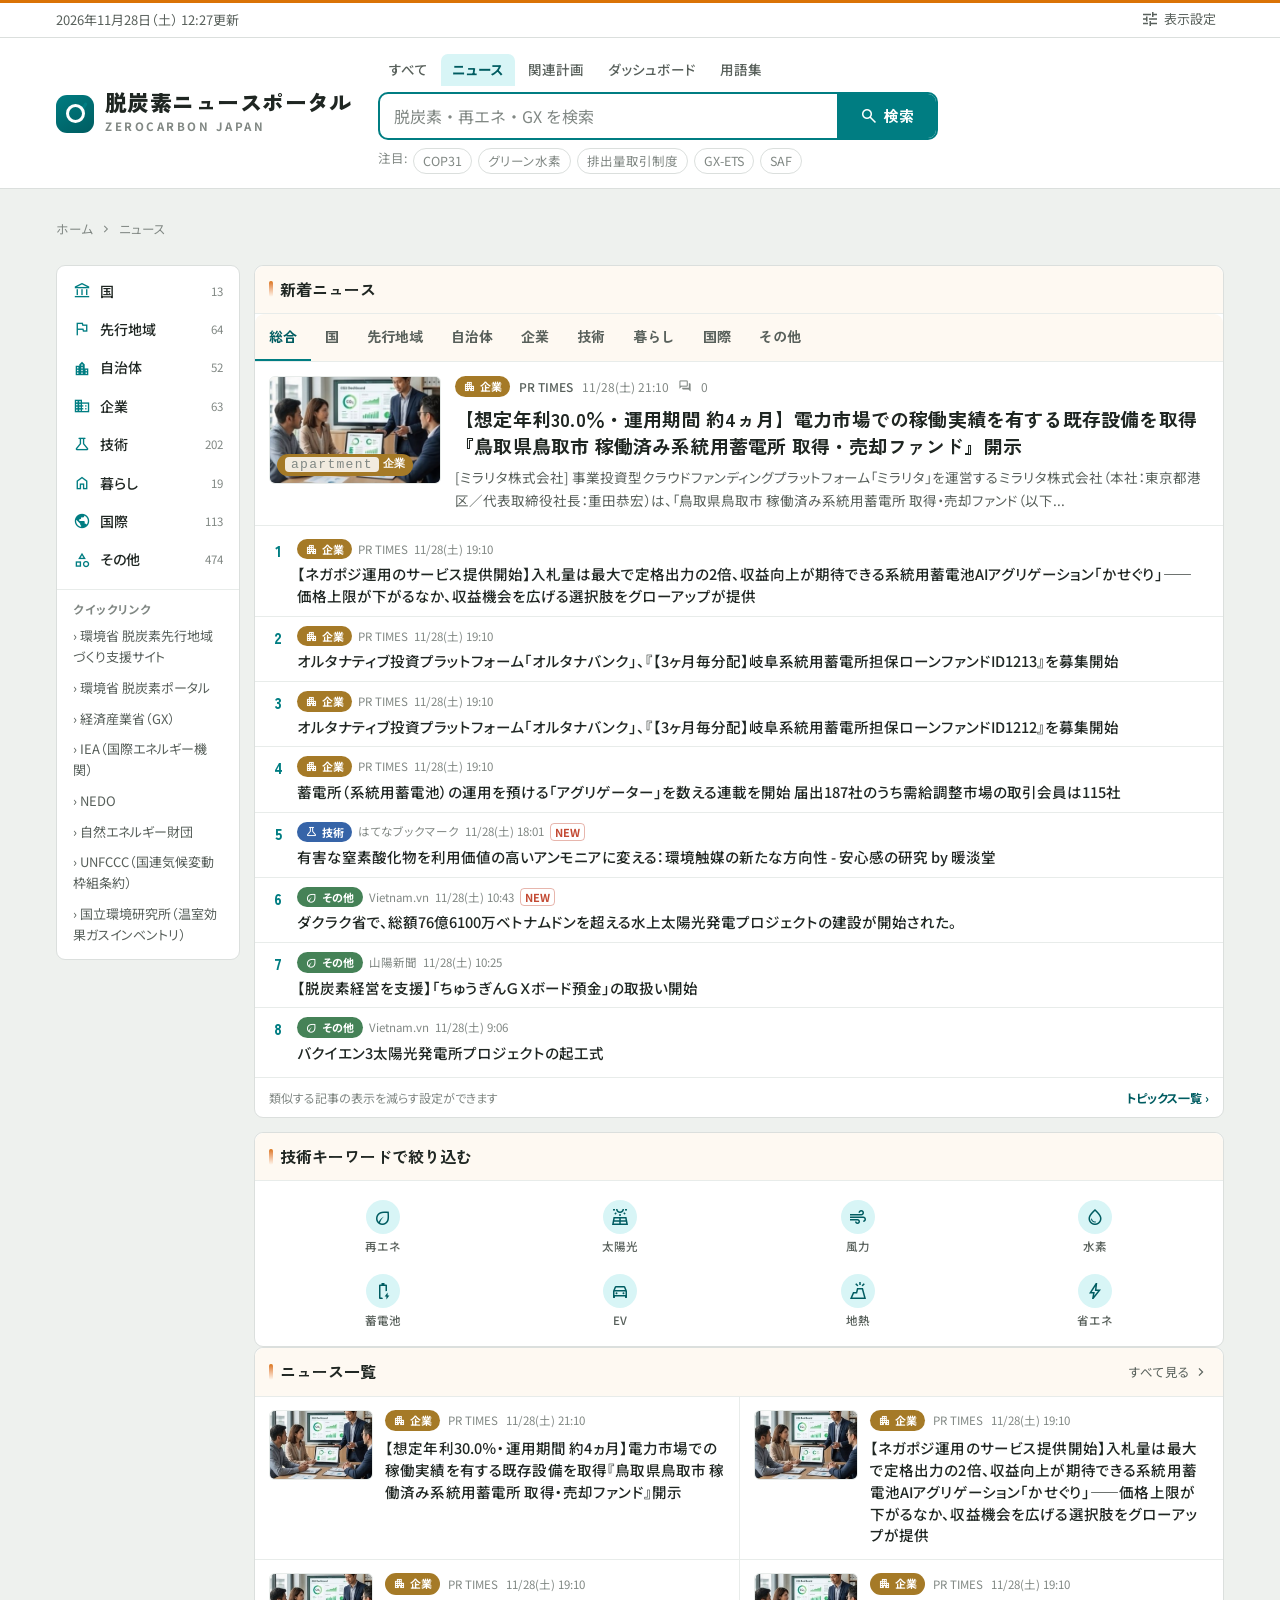
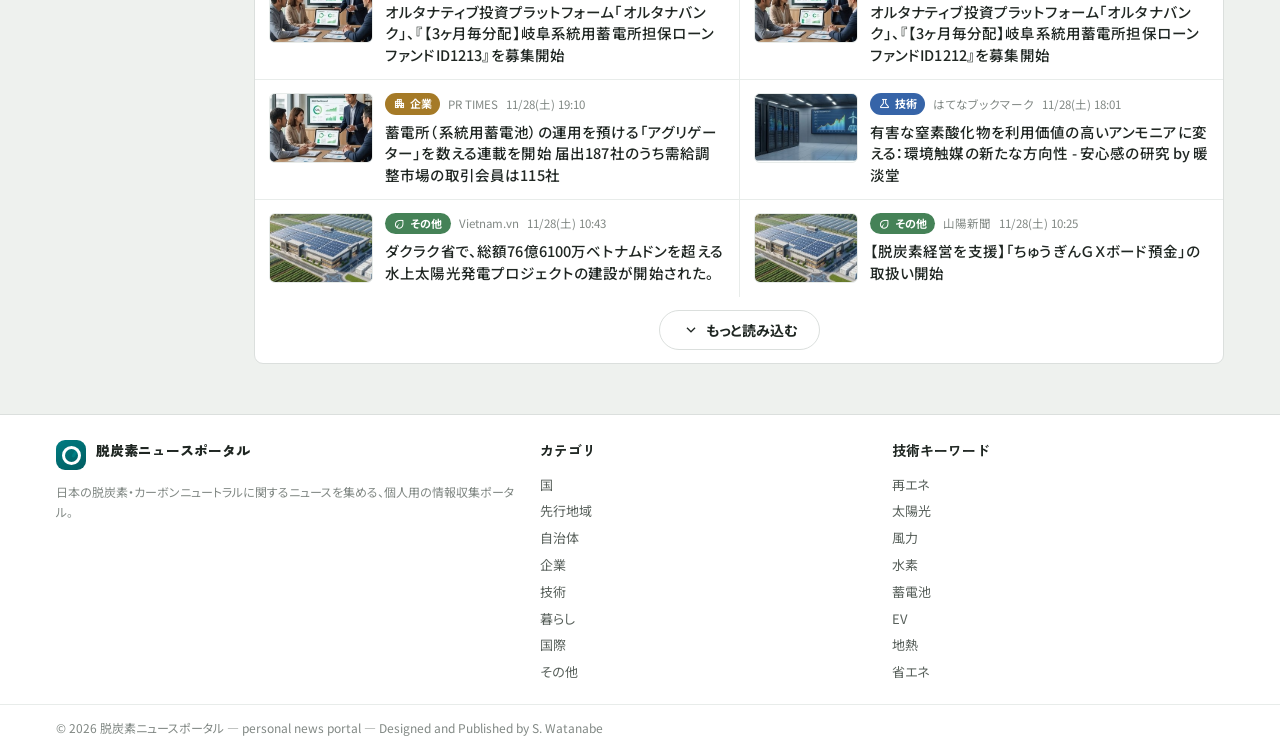
<file: site/news.html>
<!DOCTYPE html>
<html lang="ja">
<head>
<meta charset="UTF-8">
<meta name="viewport" content="width=device-width, initial-scale=1.0">
<title>ニュース一覧 — 脱炭素ニュースポータル</title>
<meta name="description" content="日本の脱炭素・カーボンニュートラルに関する最新ニュースをまとめて掲載。政策・再エネ・企業・自治体の動きを一覧で確認できます。">
<link rel="preconnect" href="https://fonts.googleapis.com">
<link rel="preconnect" href="https://fonts.gstatic.com" crossorigin>
<link href="https://fonts.googleapis.com/css2?family=Noto+Sans+JP:wght@400;500;700&family=Zen+Kaku+Gothic+New:wght@500;700;900&family=Shippori+Mincho:wght@500;700;800&display=swap" rel="stylesheet">
<link href="https://fonts.googleapis.com/css2?family=Material+Symbols+Outlined:opsz,wght,FILL,GRAD@20,400,0,0&display=swap" rel="stylesheet">
<link rel="icon" href="assets/favicon.svg" type="image/svg+xml">
<link rel="stylesheet" href="assets/css/base.css">
<link rel="stylesheet" href="assets/css/portal.css">
<link rel="stylesheet" href="assets/css/news.css">
</head>
<body>
<a class="skip-link" href="#main">本文へスキップ</a>

<div data-include="partials/utility.html"></div>
<div data-include="partials/masthead.html"></div>

<main class="main" id="main">
  <div class="wrap">

    <nav class="crumb" aria-label="breadcrumb">
      <a href="index.html">ホーム</a>
      <span class="material-symbols-outlined">chevron_right</span>
      <span>ニュース</span>
    </nav>

    <!-- LEFT NAV -->
    <aside class="nav-col">
      <div class="card">
        <div class="nav-list" id="navList"></div>
        <div class="nav-sub">
          <div class="lbl">クイックリンク</div>
          <a href="https://policies.env.go.jp/policy/roadmap/preceding-region/" target="_blank" rel="noopener noreferrer">› 環境省 脱炭素先行地域づくり支援サイト</a>
          <a href="https://ondankataisaku.env.go.jp/carbon_neutral/" target="_blank" rel="noopener noreferrer">› 環境省 脱炭素ポータル</a>
          <a href="https://www.meti.go.jp/policy/energy_environment/global_warming/index.html" target="_blank" rel="noopener noreferrer">› 経済産業省（GX）</a>
          <a href="https://www.iea.org/" target="_blank" rel="noopener noreferrer">› IEA（国際エネルギー機関）</a>
          <a href="https://www.nedo.go.jp/" target="_blank" rel="noopener noreferrer">› NEDO</a>
          <a href="https://www.renewable-ei.org/" target="_blank" rel="noopener noreferrer">› 自然エネルギー財団</a>
          <a href="https://unfccc.int/" target="_blank" rel="noopener noreferrer">› UNFCCC（国連気候変動枠組条約）</a>
          <a href="https://www.nies.go.jp/gio/" target="_blank" rel="noopener noreferrer">› 国立環境研究所（温室効果ガスインベントリ）</a>
        </div>
      </div>
    </aside>

    <!-- CENTER -->
    <section class="center-col">
      <!-- topics -->
      <div class="card">
        <div class="card-h"><h2><span class="bar"></span>新着ニュース</h2></div>
        <div class="topics-tabs" id="topicTabs"></div>
        <div class="topic-lead" id="topicLead"></div>
        <ul class="headlines" id="headlines"></ul>
        <div class="topics-foot">
          <span>類似する記事の表示を減らす設定ができます</span>
          <a href="#" id="topicsAllLink">トピックス一覧 ›</a>
        </div>
      </div>

      <!-- tech tag shortcuts -->
      <div class="card">
        <div class="card-h"><h2><span class="bar"></span>技術キーワードで絞り込む</h2></div>
        <div class="tag-shortcuts" id="scGrid"></div>
      </div>

      <!-- filter indicator -->
      <div class="filter-chip" id="filterChip">
        <span class="material-symbols-outlined" style="font-size:16px">filter_alt</span>
        <span class="fc-label"></span>
        <button type="button"><span class="material-symbols-outlined" style="font-size:16px">close</span>解除</button>
      </div>

      <!-- feed -->
      <div class="card">
        <div class="card-h"><h2><span class="bar"></span>ニュース一覧</h2><a href="#" class="all" id="feedAllLink">すべて見る&nbsp;<span class="material-symbols-outlined" style="font-size:16px">chevron_right</span></a></div>
        <div class="feed" id="feed"></div>
        <div class="feed-more"><button type="button" id="feedMoreBtn"><span class="material-symbols-outlined" style="font-size:18px">expand_more</span>もっと読み込む</button></div>
      </div>
    </section>

  </div>
</main>

<div data-include="partials/footer.html"></div>

<script src="assets/js/data.js"></script>
<script src="assets/js/include.js"></script>
<script src="assets/js/settings.js"></script>
<script src="assets/js/chrome.js"></script>
<script src="assets/js/portal.js"></script>
</body>
</html>
</file>
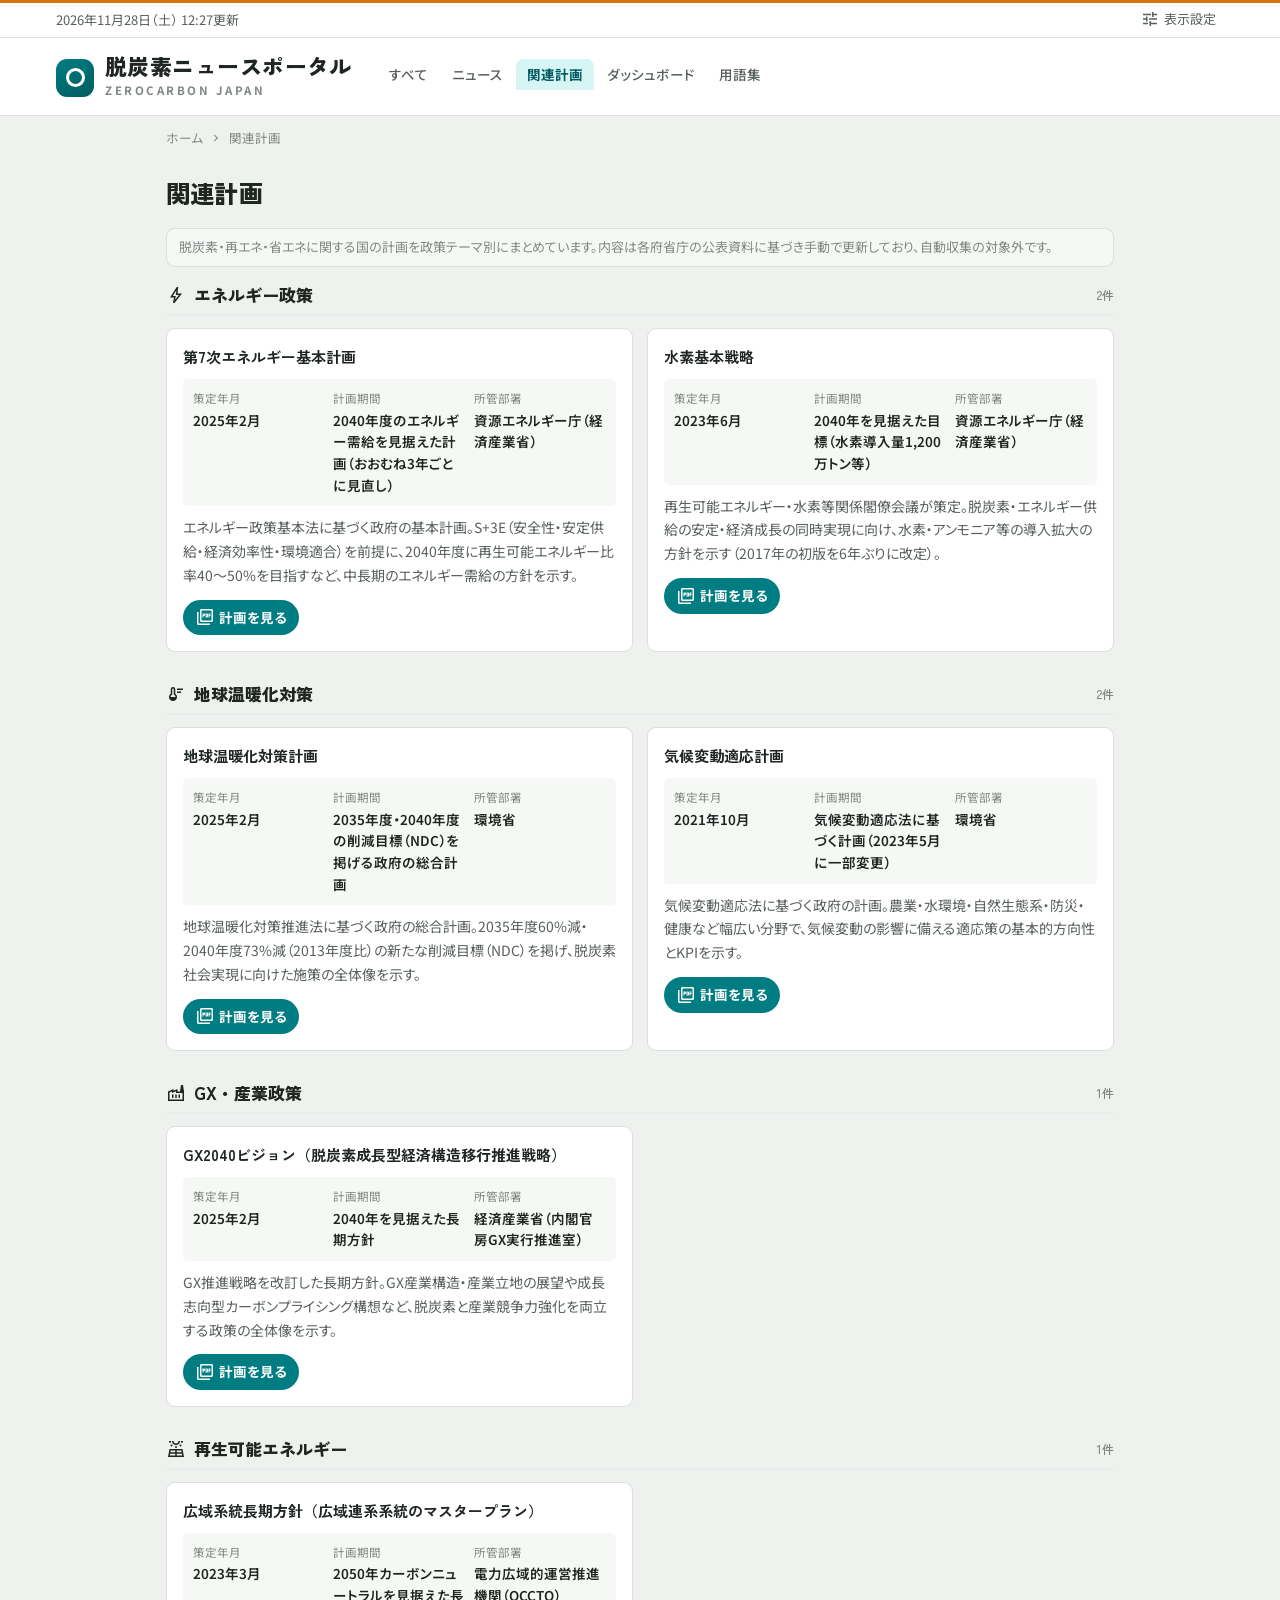
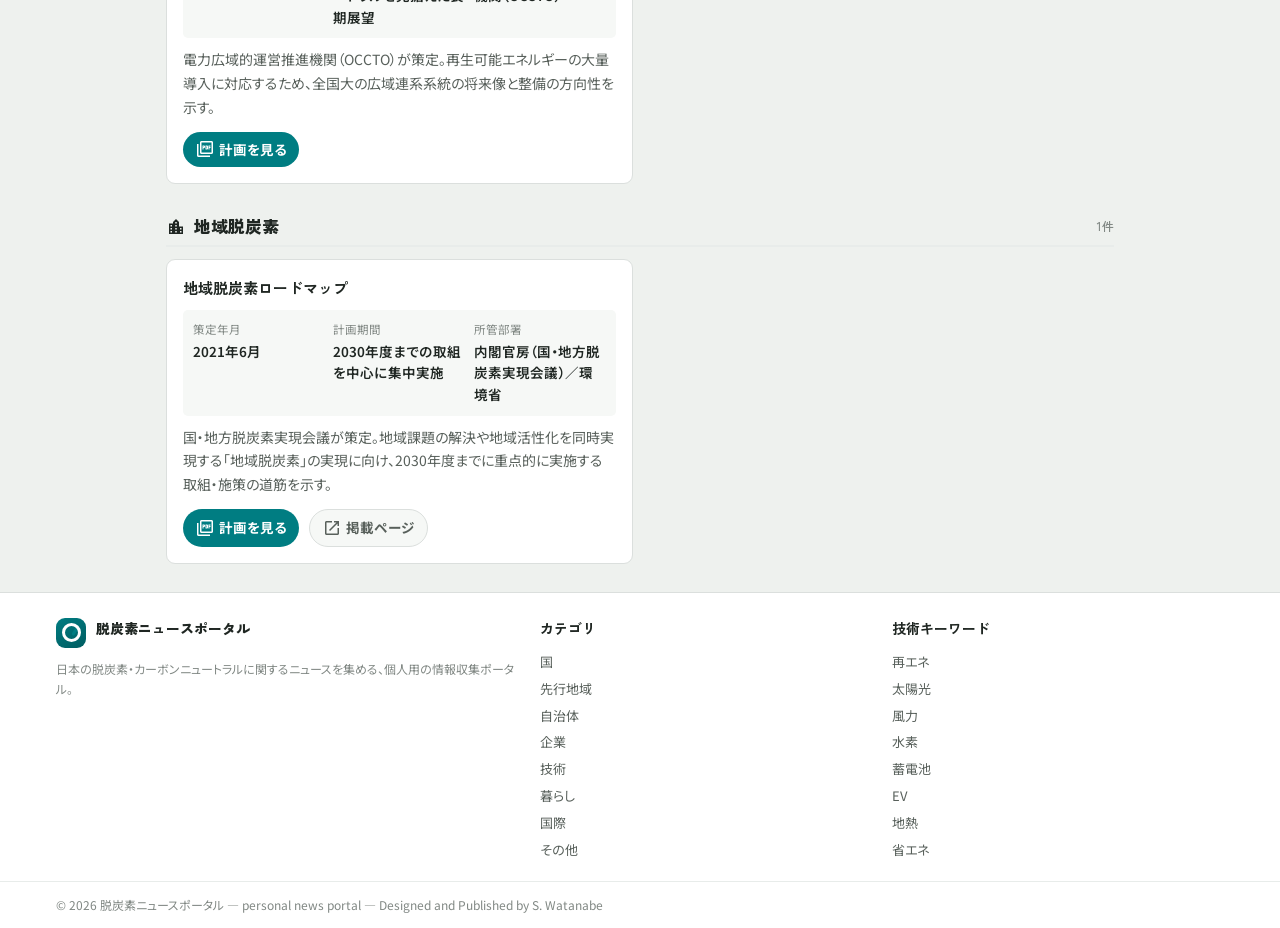
<file: site/plans.html>
<!DOCTYPE html>
<html lang="ja">
<head>
<meta charset="UTF-8">
<meta name="viewport" content="width=device-width, initial-scale=1.0">
<title>関連計画 — 脱炭素ニュースポータル</title>
<meta name="description" content="脱炭素・再エネ・省エネに関する国の計画を政策テーマ別に一覧できるページ。計画名称・策定年月・計画期間・趣旨・所管部署・計画PDFへのリンクを掲載します。">
<link rel="preconnect" href="https://fonts.googleapis.com">
<link rel="preconnect" href="https://fonts.gstatic.com" crossorigin>
<link href="https://fonts.googleapis.com/css2?family=Noto+Sans+JP:wght@400;500;700&family=Zen+Kaku+Gothic+New:wght@500;700;900&family=Shippori+Mincho:wght@500;700;800&display=swap" rel="stylesheet">
<link href="https://fonts.googleapis.com/css2?family=Material+Symbols+Outlined:opsz,wght,FILL,GRAD@20,400,0,0&display=swap" rel="stylesheet">
<link rel="icon" href="assets/favicon.svg" type="image/svg+xml">
<link rel="stylesheet" href="assets/css/base.css">
<link rel="stylesheet" href="assets/css/dashboard.css">
<link rel="stylesheet" href="assets/css/plans.css">
</head>
<body>
<a class="skip-link" href="#main">本文へスキップ</a>

<div data-include="partials/utility.html"></div>
<div data-include="partials/masthead.html"></div>

<main class="main" id="main">
  <div class="wrap dash-wrap">
    <nav class="crumb" aria-label="breadcrumb">
      <a href="index.html">ホーム</a>
      <span class="material-symbols-outlined">chevron_right</span>
      <span>関連計画</span>
    </nav>
    <div class="dash-head">
      <h1>関連計画</h1>
    </div>
    <p class="dash-disclaimer">脱炭素・再エネ・省エネに関する国の計画を政策テーマ別にまとめています。内容は各府省庁の公表資料に基づき手動で更新しており、自動収集の対象外です。</p>

    <div id="plansRoot"></div>
  </div>
</main>

<div data-include="partials/footer.html"></div>

<script src="assets/js/data.js"></script>
<script src="assets/js/include.js"></script>
<script src="assets/js/settings.js"></script>
<script src="assets/js/chrome.js"></script>
<script src="assets/js/plans.js"></script>
</body>
</html>
</file>
<file: site/assets/css/base.css>
/* ============================================================
   脱炭素ニュースポータル — shared design system
   Tokens + components reused by every page (index/mobile/article/dashboard).
   Page-specific grid scaffolding lives in each page's own stylesheet.
   ============================================================ */

:root{
  --bg:#eef1ee;
  --surface:#ffffff;
  --surface-2:#f6f8f6;
  --ink:oklch(0.26 0.012 160);
  --ink-2:oklch(0.48 0.012 160);
  --ink-3:oklch(0.62 0.01 160);
  --line:oklch(0.9 0.006 160);
  --line-2:oklch(0.94 0.005 160);
  --brand-h:198;
  --brand:oklch(0.52 0.12 var(--brand-h));
  --brand-deep:oklch(0.42 0.10 var(--brand-h));
  --brand-tint:oklch(0.95 0.03 var(--brand-h));
  --accent:oklch(0.52 0.11 242);
  --accent-tint:oklch(0.95 0.025 242);
  --warm:oklch(0.66 0.16 56);
  --warm-tint:oklch(0.95 0.05 66);
  --beige:oklch(0.985 0.011 79);
  --hot:oklch(0.57 0.16 33);
  --visited:oklch(0.45 0.07 300);
  --fs-d:0px;
  --fs-dl:0px;
  --gap:14px;
  --pad:14px;
  --radius:9px;
  --maxw:1200px;
  --head:"Zen Kaku Gothic New", "Noto Sans JP", sans-serif;
  --body:"Noto Sans JP", sans-serif;
}
[data-dark="true"]{
  --bg:oklch(0.20 0.012 160);
  --surface:oklch(0.25 0.012 160);
  --surface-2:oklch(0.28 0.012 160);
  --ink:oklch(0.94 0.006 160);
  --ink-2:oklch(0.74 0.01 160);
  --ink-3:oklch(0.6 0.01 160);
  --line:oklch(0.36 0.012 160);
  --line-2:oklch(0.32 0.012 160);
  --brand:oklch(0.72 0.13 var(--brand-h));
  --brand-deep:oklch(0.66 0.12 var(--brand-h));
  --brand-tint:oklch(0.32 0.04 var(--brand-h));
  --accent:oklch(0.70 0.11 242);
  --accent-tint:oklch(0.32 0.035 242);
  --warm:oklch(0.78 0.14 62);
  --warm-tint:oklch(0.34 0.055 56);
  --beige:oklch(0.345 0.015 72);
  --hot:oklch(0.70 0.15 33);
  --visited:oklch(0.72 0.08 300);
}
[data-color="teal"]{--brand-h:198;}
[data-color="green"]{--brand-h:152;}
[data-color="blue"]{--brand-h:235;}
[data-color="purple"]{--brand-h:300;}
[data-color="amber"]{--brand-h:70;}
[data-color="rose"]{--brand-h:12;}
*{box-sizing:border-box;}
html,body{margin:0;padding:0;}
body{
  background:var(--bg);
  color:var(--ink);
  font-family:var(--body);
  font-size:calc(14px + var(--fs-d));
  line-height:1.6;
  -webkit-font-smoothing:antialiased;
  font-feature-settings:"palt" 1;
}
a{color:inherit;text-decoration:none;}
.material-symbols-outlined{font-family:'Material Symbols Outlined';font-size:20px;line-height:1;vertical-align:middle;}
.wrap{max-width:var(--maxw);margin:0 auto;padding:0 16px;}
button{font:inherit;}

/* ---------- skip link ---------- */
.skip-link{position:absolute;left:-9999px;top:0;background:var(--brand);color:#fff;padding:8px 14px;border-radius:0 0 8px 0;z-index:10000;}
.skip-link:focus{left:0;}

/* ---------- utility bar ---------- */
.util{background:var(--surface);border-top:3px solid var(--warm);border-bottom:1px solid var(--line);font-size:calc(12px + var(--fs-d));color:var(--ink-2);}
.util .wrap{display:flex;align-items:center;justify-content:space-between;height:34px;gap:14px;}
.util-l{display:flex;align-items:center;gap:14px;min-width:0;}
.util-r{display:flex;align-items:center;gap:4px;flex:none;position:relative;}
.util a,.util button.util-btn{display:inline-flex;align-items:center;gap:4px;padding:4px 8px;border-radius:6px;border:none;background:none;color:var(--ink-2);cursor:pointer;font-size:calc(12px + var(--fs-d));font-family:var(--body);}
.util a:hover,.util button.util-btn:hover{background:var(--surface-2);color:var(--ink);}
.util .login{color:var(--brand-deep);font-weight:700;}
.util .reg{border:1px solid var(--line);}
.live-pill{display:inline-flex;align-items:center;gap:6px;background:var(--brand-tint);color:var(--brand-deep);font-weight:700;padding:3px 10px;border-radius:999px;flex:none;}
.live-dot{width:7px;height:7px;border-radius:50%;background:var(--brand);box-shadow:0 0 0 0 var(--brand);animation:pulse 2.2s infinite;}
@keyframes pulse{0%{box-shadow:0 0 0 0 color-mix(in oklch,var(--brand),transparent 40%);}70%{box-shadow:0 0 0 6px transparent;}100%{box-shadow:0 0 0 0 transparent;}}

/* ---------- masthead ---------- */
.masthead{background:var(--surface);border-bottom:1px solid var(--line);}
.masthead .wrap{display:grid;grid-template-columns:auto 1fr auto;align-items:center;gap:26px;padding-top:16px;padding-bottom:14px;}
.brand{display:flex;align-items:center;gap:11px;min-width:0;}
.brand-mark{width:38px;height:38px;border-radius:11px;background:linear-gradient(150deg,var(--brand),var(--brand-deep));display:flex;align-items:center;justify-content:center;color:#fff;position:relative;flex:none;}
.brand-mark::after{content:"";position:absolute;width:13px;height:13px;border-radius:50%;border:3px solid #fff;}
.brand-mark::before{content:"";position:absolute;width:3px;height:11px;background:var(--brand);right:9px;top:7px;border-radius:2px;transform:rotate(32deg);}
.brand-txt b{font-family:var(--head);font-weight:900;font-size:calc(22px + var(--fs-dl));letter-spacing:.02em;display:block;line-height:1.05;color:var(--ink);}
.brand-txt span{font-size:calc(10.5px + var(--fs-d));letter-spacing:.22em;color:var(--ink-3);font-weight:700;}

.searchbox{max-width:560px;width:100%;}
.search-tabs{display:flex;gap:2px;margin-bottom:6px;flex-wrap:wrap;}
.search-tabs a{font-family:var(--body);font-size:calc(12.5px + var(--fs-d));color:var(--ink-2);background:none;border:none;padding:5px 11px;border-radius:7px 7px 0 0;font-weight:500;text-decoration:none;}
.search-tabs a.on{color:var(--brand-deep);font-weight:700;background:var(--brand-tint);}
.search-tabs a:hover{color:var(--ink);}
.search-field{display:flex;border:2px solid var(--brand);border-radius:10px;overflow:hidden;background:var(--surface);}
.search-field input{flex:1;border:none;outline:none;background:none;color:var(--ink);font-family:var(--body);font-size:calc(15px + var(--fs-d));padding:10px 14px;min-width:0;}
.search-field input::placeholder{color:var(--ink-3);}
.search-field button{border:none;background:var(--brand);color:#fff;font-family:var(--head);font-weight:700;font-size:calc(14px + var(--fs-d));padding:0 22px;cursor:pointer;display:flex;align-items:center;gap:5px;}
.search-field button:hover{background:var(--brand-deep);}
.search-sugg{display:flex;flex-wrap:wrap;gap:6px;margin-top:8px;font-size:calc(11.5px + var(--fs-d));color:var(--ink-3);}
.search-sugg a{padding:2px 9px;border:1px solid var(--line);border-radius:999px;}
.search-sugg a:hover{border-color:var(--brand);color:var(--brand-deep);}

.mini-gauge{width:210px;background:var(--surface-2);border:1px solid var(--line);border-radius:var(--radius);padding:11px 13px;}
.mini-gauge .mg-top{display:flex;align-items:center;justify-content:space-between;font-size:calc(11px + var(--fs-d));color:var(--ink-2);margin-bottom:3px;}
.mini-gauge .mg-val{font-family:var(--head);font-weight:900;font-size:calc(26px + var(--fs-dl));color:var(--brand-deep);line-height:1;}
.mini-gauge .mg-val small{font-size:calc(13px + var(--fs-d));font-weight:700;}
.mini-gauge .mg-bar{height:7px;border-radius:4px;background:var(--line);margin:8px 0 5px;overflow:hidden;}
.mini-gauge .mg-bar i{display:block;height:100%;background:linear-gradient(90deg,var(--brand),var(--accent));border-radius:4px;}
.mini-gauge .mg-foot{font-size:calc(10.5px + var(--fs-d));color:var(--ink-3);}

/* ---------- service shortcuts ---------- */
.shortcuts{background:var(--surface);border-bottom:1px solid var(--line);}
.shortcuts .wrap{display:grid;grid-template-columns:repeat(13,1fr);gap:2px;padding:10px 16px;}
.sc{display:flex;flex-direction:column;align-items:center;gap:5px;padding:9px 4px;border-radius:9px;color:var(--ink-2);text-align:center;}
.sc:hover{background:var(--surface-2);color:var(--brand-deep);}
.sc .ic{width:34px;height:34px;border-radius:50%;background:var(--brand-tint);color:var(--brand-deep);display:flex;align-items:center;justify-content:center;}
.sc span.lb{font-size:calc(10.5px + var(--fs-d));font-weight:500;line-height:1.25;}
.sc.on .ic{background:var(--brand-deep);color:#fff;}
.sc.on span.lb{color:var(--brand-deep);font-weight:700;}
.sc.muted{color:var(--ink-3);}
.sc.muted .ic{background:var(--surface-2);color:var(--ink-3);}

/* ---------- alert ribbon ---------- */
.ribbon{background:var(--accent-tint);border-bottom:1px solid color-mix(in oklch,var(--accent),transparent 70%);}
.ribbon .wrap{display:flex;align-items:center;gap:12px;padding:8px 16px;font-size:calc(12.5px + var(--fs-d));}
.ribbon .tag{background:var(--accent);color:#fff;font-weight:700;font-size:calc(11px + var(--fs-d));line-height:1.3;text-align:center;padding:4px 9px;border-radius:5px;flex:none;}
.ribbon b{color:var(--ink);}
.ribbon .more{margin-left:auto;color:var(--accent);font-weight:700;flex:none;}

/* ---------- generic card ---------- */
.card{background:var(--surface);border:1px solid var(--line);border-radius:var(--radius);}
.card + .card{margin-top:var(--gap);}
.card-h{display:flex;align-items:center;gap:8px;padding:11px var(--pad);background:var(--beige);border-radius:var(--radius) var(--radius) 0 0;border-bottom:1px solid var(--line-2);}
.card-h h2{font-family:var(--head);font-weight:700;font-size:calc(15px + var(--fs-d));margin:0;display:flex;align-items:center;gap:7px;}
.card-h h2 .bar{width:4px;height:16px;border-radius:2px;background:linear-gradient(180deg,var(--warm),var(--beige));}
.card-h .all{margin-left:auto;font-size:calc(11.5px + var(--fs-d));color:var(--ink-2);display:inline-flex;align-items:center;}
.card-h .all:hover{color:var(--brand-deep);}
.card-h .upd{margin-left:auto;font-size:calc(10.5px + var(--fs-d));color:var(--ink-3);}

/* breadcrumb (article/dashboard) */
.crumb{display:flex;align-items:center;gap:6px;font-size:calc(11.5px + var(--fs-d));color:var(--ink-3);padding:12px 0;flex-wrap:wrap;}
.crumb a:hover{color:var(--brand-deep);}
.crumb .material-symbols-outlined{font-size:14px;}

/* left nav */
.nav-list{padding:6px;}
.nav-list a{display:flex;align-items:center;gap:9px;padding:8px 10px;border-radius:7px;font-size:calc(13px + var(--fs-d));font-weight:500;color:var(--ink);}
.nav-list a:hover,.nav-list a.on{background:var(--brand-tint);color:var(--brand-deep);}
.nav-list a .material-symbols-outlined{font-size:18px;color:var(--brand);}
.nav-list a .ct{margin-left:auto;font-size:calc(10.5px + var(--fs-d));color:var(--ink-3);font-weight:400;}
.nav-sub{padding:4px 6px 8px;border-top:1px solid var(--line-2);margin-top:4px;}
.nav-sub .lbl{font-size:calc(10.5px + var(--fs-d));color:var(--ink-3);font-weight:700;padding:6px 10px 3px;letter-spacing:.05em;}
.nav-sub a{display:block;padding:5px 10px;font-size:calc(12px + var(--fs-d));color:var(--ink-2);border-radius:6px;}
.nav-sub a:hover{color:var(--brand-deep);background:var(--surface-2);}
.pref{margin:6px;padding:10px 11px;background:var(--surface-2);border:1px dashed var(--line);border-radius:8px;font-size:calc(11.5px + var(--fs-d));color:var(--ink-2);}
.pref b{color:var(--ink);display:flex;align-items:center;gap:5px;font-size:calc(12px + var(--fs-d));}
.pref a{color:var(--brand-deep);font-weight:700;}

/* topics / headline lists (reused for "related articles" etc.) */
.topics-tabs{display:flex;gap:0;background:var(--beige);border-bottom:1px solid var(--line-2);border-radius:var(--radius) var(--radius) 0 0;overflow-x:auto;}
.topics-tabs button{font-family:var(--head);font-weight:700;font-size:calc(13px + var(--fs-d));color:var(--ink-2);background:none;border:none;border-bottom:2.5px solid transparent;padding:11px 14px;cursor:pointer;white-space:nowrap;}
.topics-tabs button.on{color:var(--brand-deep);border-bottom-color:var(--brand);}
.topics-tabs button:hover{color:var(--ink);}
.topic-lead{display:grid;grid-template-columns:172px minmax(0,1fr);gap:14px;padding:14px;border-bottom:1px solid var(--line-2);}
.topic-lead .thumb{height:108px;}
.topic-lead .tl-body h3{font-family:var(--head);font-weight:700;font-size:calc(19px + var(--fs-dl));line-height:1.4;margin:0 0 7px;letter-spacing:.01em;}
.topic-lead .tl-body h3:hover{color:var(--brand-deep);}
.topic-lead .tl-body p{margin:0;font-size:calc(12.5px + var(--fs-d));color:var(--ink-2);line-height:1.65;}
.topic-meta{display:flex;align-items:center;gap:9px;margin-bottom:9px;font-size:calc(11px + var(--fs-d));color:var(--ink-3);flex-wrap:wrap;}
.topic-meta .src{color:var(--ink-2);font-weight:500;}
.headlines{list-style:none;margin:0;padding:4px 0;}
.headlines li a{display:flex;align-items:flex-start;gap:10px;padding:9px 14px;font-size:calc(13.5px + var(--fs-d));line-height:1.5;border-bottom:1px solid var(--line-2);min-width:0;}
.headlines li:last-child a{border-bottom:none;}
.headlines li a:hover{background:var(--surface-2);}
.headlines li a:hover .ttl{color:var(--brand-deep);}
.headlines .rank{flex:none;width:18px;font-family:var(--head);font-weight:900;color:var(--brand);font-size:calc(14px + var(--fs-d));text-align:center;padding-top:1px;}
.headlines .hl-body{flex:1;min-width:0;display:flex;flex-direction:column;gap:4px;}
.headlines .hl-meta{display:flex;align-items:center;gap:6px;font-size:calc(10.5px + var(--fs-d));color:var(--ink-3);flex-wrap:wrap;}
.headlines .hl-row2{display:flex;align-items:baseline;gap:8px;min-width:0;}
.headlines .ttl{flex:1;font-weight:500;min-width:0;}
.headlines .new{flex:none;color:var(--hot);font-weight:700;font-size:calc(10px + var(--fs-d));border:1px solid color-mix(in oklch,var(--hot),transparent 60%);border-radius:4px;padding:0 4px;}
.headlines .pv{flex:none;font-size:calc(10.5px + var(--fs-d));color:var(--ink-3);font-variant-numeric:tabular-nums;}
.topics-foot{display:flex;align-items:center;justify-content:space-between;padding:10px 14px;border-top:1px solid var(--line-2);font-size:calc(11px + var(--fs-d));color:var(--ink-3);gap:10px;}
.topics-foot a{color:var(--brand-deep);font-weight:700;}

/* KPI strip */
.kpis{display:grid;grid-template-columns:repeat(4,minmax(0,1fr));gap:1px;background:var(--line-2);}
.kpi{background:var(--surface);padding:13px 14px;}
.kpi .k-l{font-size:calc(11px + var(--fs-d));color:var(--ink-2);display:flex;align-items:center;gap:5px;margin-bottom:4px;flex-wrap:wrap;min-width:0;}
.kpi .k-l .material-symbols-outlined{font-size:16px;color:var(--brand);}
.kpi .k-v{font-family:var(--head);font-weight:900;font-size:calc(23px + var(--fs-dl));line-height:1;color:var(--ink);font-variant-numeric:tabular-nums;min-width:0;}
.kpi .k-v small{font-size:calc(12px + var(--fs-d));font-weight:700;color:var(--ink-2);}
.kpi .k-d{font-size:calc(10.5px + var(--fs-d));font-weight:700;margin-top:5px;display:inline-flex;align-items:center;gap:2px;flex-wrap:wrap;}
.k-d.up{color:var(--brand-deep);}
.k-d.down{color:var(--accent);}
.kpi .k-src{font-size:calc(9.5px + var(--fs-d));color:var(--ink-3);line-height:1.5;margin-top:6px;padding-top:6px;border-top:1px solid var(--line-2);}
.kpi .k-src a{color:var(--ink-2);font-weight:600;text-decoration:underline;}

/* feed */
.feed{display:grid;grid-template-columns:1fr 1fr;gap:1px;background:var(--line-2);}
.feed-empty{grid-column:1/-1;padding:32px 14px;text-align:center;color:var(--ink-3);font-size:calc(13.5px + var(--fs-d));background:var(--surface);}
.fitem{background:var(--surface);display:grid;grid-template-columns:104px minmax(0,1fr);gap:12px;padding:13px 14px;}
.fitem:hover{background:var(--surface-2);}
.fitem .thumb{height:70px;}
.fitem>div:last-child{display:flex;flex-direction:column;gap:6px;min-width:0;}
.fitem h4{margin:0;font-size:calc(13.5px + var(--fs-d));font-weight:500;line-height:1.5;letter-spacing:.01em;}
.fitem:hover h4{color:var(--brand-deep);}
.fitem .fm{display:flex;align-items:center;gap:8px;font-size:calc(10.5px + var(--fs-d));color:var(--ink-3);flex-wrap:wrap;}
.fitem .cat{display:inline-flex;align-items:center;gap:3px;color:color-mix(in oklch,var(--ct,var(--brand)),var(--ink) 22%);font-weight:700;background:color-mix(in oklch,var(--ct,var(--brand)),var(--surface) 86%);padding:1px 7px;border-radius:4px;}
[data-dark="true"] .fitem .cat{color:color-mix(in oklch,var(--ct,var(--brand)),white 30%);background:color-mix(in oklch,var(--ct,var(--brand)),var(--surface) 72%);}
.feed-more{padding:13px;text-align:center;}
.feed-more a,.feed-more button{display:inline-flex;align-items:center;gap:6px;border:1px solid var(--line);border-radius:999px;padding:8px 22px;font-size:calc(13px + var(--fs-d));font-weight:700;color:var(--ink);background:none;cursor:pointer;}
.feed-more a:hover,.feed-more button:hover{border-color:var(--brand);color:var(--brand-deep);background:var(--brand-tint);}

/* thumb placeholder */
.thumb{border-radius:6px;overflow:hidden;position:relative;background:
   repeating-linear-gradient(135deg, var(--surface-2) 0 9px, color-mix(in oklch,var(--brand),transparent 90%) 9px 18px);
   border:1px solid var(--line-2);display:flex;align-items:center;justify-content:center;flex:none;}
.thumb span{font-family:ui-monospace,Menlo,monospace;font-size:calc(9px + var(--fs-d));letter-spacing:.1em;color:var(--ink-3);background:color-mix(in oklch,var(--surface),transparent 15%);padding:1px 6px;border-radius:4px;}
.thumb img{width:100%;height:100%;object-fit:cover;display:block;}

/* category-based thumbnail fallback (no real article image): 写真風/アイコン風 を
   :root[data-thumbstyle] で切り替え。--ct はカテゴリごとの色(data.js の CATEGORY_META)。 */
.thumb-fallback{position:relative;width:100%;height:100%;display:flex;align-items:center;justify-content:center;background:var(--surface-2);}
.thumb-fallback .tf-photo{position:absolute;inset:0;width:100%;height:100%;object-fit:cover;display:block;}
.thumb-fallback .ti{display:none;}
.thumb-fallback .clabel{position:absolute;left:7px;bottom:7px;z-index:2;display:inline-flex;align-items:center;gap:4px;
  font-size:calc(10px + var(--fs-d));font-weight:700;color:#fff;background:color-mix(in oklch,var(--ct,var(--brand)),black 8%);
  padding:2px 8px;border-radius:999px;letter-spacing:.02em;}
.thumb-fallback .clabel .material-symbols-outlined{font-size:13px;}

/* 一覧アイテムの1行目に置くカテゴリバッジ(.clabelと同じ色付きピル)。
   新着ニュース一覧/トピックス注目記事/見出しリストで共通利用。 */
.cat-badge{display:inline-flex;align-items:center;gap:4px;flex:none;font-size:calc(10px + var(--fs-d));font-weight:700;color:#fff;
  background:color-mix(in oklch,var(--ct,var(--brand)),black 8%);padding:2px 8px;border-radius:999px;letter-spacing:.02em;}
.cat-badge .material-symbols-outlined{font-size:13px;}
:root[data-thumbstyle="icon"] .thumb-fallback{
  background:
    radial-gradient(120% 130% at 85% 15%, color-mix(in oklch,var(--ct,var(--brand)),var(--surface) 55%) 0%, transparent 60%),
    linear-gradient(135deg, color-mix(in oklch,var(--ct,var(--brand)),var(--surface) 80%), color-mix(in oklch,var(--ct,var(--brand)),var(--surface) 92%));}
:root[data-thumbstyle="icon"] .thumb-fallback::after{content:"";position:absolute;left:-14px;bottom:-14px;width:48px;height:48px;
  border-radius:50%;background:color-mix(in oklch,var(--ct,var(--brand)),var(--surface) 68%);opacity:.55;}
:root[data-thumbstyle="icon"] .thumb-fallback .tf-photo{display:none;}
:root[data-thumbstyle="icon"] .thumb-fallback .ti{display:block;position:relative;z-index:1;font-size:28px;
  color:color-mix(in oklch,var(--ct,var(--brand)),var(--ink) 30%);opacity:.9;}
.art-hero .thumb-fallback .ti{font-size:48px;}

/* right rail */
.rail-data{padding:6px 14px 14px;}
.rail-data .rd{display:flex;align-items:center;justify-content:space-between;padding:10px 0;border-bottom:1px dashed var(--line);}
.rail-data .rd:last-child{border-bottom:none;}
.rail-data .rd .rl{font-size:calc(12px + var(--fs-d));color:var(--ink-2);min-width:0;}
.rail-data .rd .rl b{display:block;color:var(--ink);font-size:calc(12.5px + var(--fs-d));font-weight:700;}
.rail-data .rd .rv{font-family:var(--head);font-weight:900;font-size:calc(19px + var(--fs-dl));color:var(--brand-deep);text-align:right;font-variant-numeric:tabular-nums;}
.rail-data .rd .rv small{font-size:calc(10.5px + var(--fs-d));color:var(--ink-3);font-weight:500;display:block;}

.events{list-style:none;margin:0;padding:6px;}
.events li a{display:flex;gap:11px;padding:8px 8px;border-radius:7px;}
.events li a:hover{background:var(--surface-2);}
.events .ev-d{flex:none;width:46px;text-align:center;background:var(--brand-tint);border-radius:7px;padding:5px 0;color:var(--brand-deep);}
.events .ev-d b{font-family:var(--head);font-weight:900;font-size:calc(17px + var(--fs-d));line-height:1;display:block;}
.events .ev-d span{font-size:calc(9.5px + var(--fs-d));font-weight:700;}
.events .ev-t{font-size:calc(12.5px + var(--fs-d));font-weight:500;line-height:1.45;}
.events .ev-t span{display:block;font-size:calc(10.5px + var(--fs-d));color:var(--ink-3);font-weight:400;margin-top:2px;}
.events .ev-empty{padding:18px 8px;text-align:center;color:var(--ink-3);font-size:calc(12.5px + var(--fs-d));}

.ranklist{list-style:none;margin:0;padding:6px 6px 10px;counter-reset:r;}
.ranklist li a{display:flex;align-items:center;gap:11px;padding:7px 8px;border-radius:7px;}
.ranklist li a:hover{background:var(--surface-2);}
.ranklist li a:hover .rk-t{color:var(--brand-deep);}
.ranklist .rk-n{counter-increment:r;flex:none;width:21px;height:21px;border-radius:5px;display:flex;align-items:center;justify-content:center;font-family:var(--head);font-weight:900;font-size:calc(12px + var(--fs-d));background:var(--surface-2);color:var(--ink-2);}
.ranklist li:nth-child(-n+3) .rk-n{background:var(--brand);color:#fff;}
.ranklist .rk-n::before{content:counter(r);}
.ranklist .rk-t{font-size:calc(13px + var(--fs-d));font-weight:500;flex:1;}
.ranklist .rk-up{font-size:calc(10px + var(--fs-d));color:var(--hot);font-weight:700;}

.glossary{display:flex;flex-wrap:wrap;gap:7px;padding:13px 14px;align-items:flex-start;}
.gl-item{display:flex;flex-direction:column;}
.gl-item:has(.gl-def.show){flex-basis:100%;}
.gl-term{font-size:calc(12px + var(--fs-d));border:1px solid var(--line);border-radius:999px;padding:5px 12px;color:var(--ink-2);background:none;cursor:pointer;}
.gl-term:hover,.gl-term.on{border-color:var(--brand);color:var(--brand-deep);background:var(--brand-tint);}
.gl-def{display:none;margin:6px 0 0;font-size:calc(12px + var(--fs-d));line-height:1.7;color:var(--ink-2);background:var(--surface-2);border-radius:8px;padding:9px 12px;}
.gl-def.show{display:block;}
.gl-pending-note{margin:0;padding:9px 14px 13px;font-size:calc(11px + var(--fs-d));color:var(--ink-3);border-top:1px solid var(--line);}

.promo{background:linear-gradient(160deg,var(--brand-deep),var(--brand));color:#fff;border:none;}
.promo .ph{padding:15px 16px 6px;}
.promo .pk{font-size:calc(11px + var(--fs-d));font-weight:700;letter-spacing:.08em;opacity:.85;}
.promo h3{font-family:var(--head);font-weight:900;font-size:calc(18px + var(--fs-dl));margin:5px 0 0;line-height:1.4;}
.promo p{margin:8px 16px 0;font-size:calc(12px + var(--fs-d));line-height:1.6;opacity:.92;}
.promo .pbtn{margin:13px 16px 16px;display:inline-flex;align-items:center;gap:6px;background:#fff;color:var(--brand-deep);font-weight:700;font-size:calc(12.5px + var(--fs-d));padding:8px 16px;border-radius:999px;}

/* ---------- footer ---------- */
.footer{background:var(--surface);border-top:1px solid var(--line);margin-top:10px;}
.foot-links{padding:24px 0 18px;display:grid;grid-template-columns:1.4fr 1fr 1fr;gap:20px;}
.foot-links .fcol b{font-family:var(--head);font-size:calc(13px + var(--fs-d));display:block;margin-bottom:10px;color:var(--ink);}
.foot-links .fcol a{display:block;font-size:calc(12px + var(--fs-d));color:var(--ink-2);padding:3px 0;}
.foot-links .fcol a:hover{color:var(--brand-deep);}
.foot-brand{display:flex;align-items:center;gap:10px;margin-bottom:10px;}
.foot-brand .brand-mark{width:30px;height:30px;border-radius:9px;}
.foot-brand b{font-family:var(--head);font-weight:900;font-size:calc(16px + var(--fs-d));}
.foot-note{font-size:calc(11px + var(--fs-d));color:var(--ink-3);line-height:1.7;}
.foot-bottom{border-top:1px solid var(--line-2);}
.foot-bottom .wrap{display:flex;align-items:center;justify-content:space-between;padding:13px 16px;font-size:calc(11px + var(--fs-d));color:var(--ink-3);flex-wrap:wrap;gap:8px;}
.foot-bottom a{margin-right:14px;}
.foot-bottom a:hover{color:var(--brand-deep);}

/* ---------- display settings (production feature) ---------- */
.set-trigger{position:relative;}
.set-pop{position:absolute;top:calc(100% + 8px);right:0;width:300px;background:var(--surface);
  border:1px solid var(--line);border-radius:12px;box-shadow:0 12px 32px rgba(0,0,0,.16);
  z-index:500;padding:6px;display:none;text-align:left;color:var(--ink);}
.set-pop.open{display:block;}
.set-pop .sp-h{display:flex;align-items:center;justify-content:space-between;padding:9px 9px 7px;}
.set-pop .sp-h b{font-family:var(--head);font-size:calc(13px + var(--fs-d));}
.set-pop .sp-h button{border:none;background:none;cursor:pointer;color:var(--ink-3);width:24px;height:24px;border-radius:6px;display:flex;align-items:center;justify-content:center;}
.set-pop .sp-h button:hover{background:var(--surface-2);color:var(--ink);}
.set-pop .sp-body{padding:2px 9px 10px;display:flex;flex-direction:column;gap:14px;max-height:70vh;overflow:auto;}
.sp-row{display:flex;flex-direction:column;gap:7px;}
.sp-row .sp-lbl{font-size:calc(11.5px + var(--fs-d));font-weight:700;color:var(--ink-2);display:flex;justify-content:space-between;}
.sp-row .sp-lbl span.val{font-weight:500;color:var(--ink-3);}
.sp-seg{display:flex;gap:4px;background:var(--surface-2);border-radius:8px;padding:3px;}
.sp-seg button{flex:1;border:none;background:none;border-radius:6px;padding:6px 4px;font-size:calc(11.5px + var(--fs-d));font-weight:600;color:var(--ink-2);cursor:pointer;}
.sp-seg button.on{background:var(--surface);color:var(--brand-deep);box-shadow:0 1px 2px rgba(0,0,0,.12);}
.sp-swatches{display:flex;gap:8px;}
.sp-swatch{width:30px;height:30px;border-radius:50%;border:2px solid transparent;cursor:pointer;position:relative;flex:none;}
.sp-swatch.on{border-color:var(--ink);}
.sp-swatch .material-symbols-outlined{position:absolute;inset:0;display:flex;align-items:center;justify-content:center;font-size:16px;color:#fff;}
.sp-toggle-row{display:flex;align-items:center;justify-content:space-between;}
.sp-toggle{position:relative;width:36px;height:20px;border:0;border-radius:999px;background:var(--line);cursor:pointer;padding:0;flex:none;}
.sp-toggle[data-on="1"]{background:var(--brand);}
.sp-toggle i{position:absolute;top:2px;left:2px;width:16px;height:16px;border-radius:50%;background:#fff;box-shadow:0 1px 2px rgba(0,0,0,.25);transition:transform .15s;}
.sp-toggle[data-on="1"] i{transform:translateX(16px);}
.sp-select{width:100%;height:32px;border:1px solid var(--line);border-radius:7px;background:var(--surface);color:var(--ink);font:inherit;font-size:calc(12.5px + var(--fs-d));padding:0 8px;}
.sp-slider{width:100%;height:4px;}
.sp-reset{font-size:calc(11.5px + var(--fs-d));color:var(--ink-3);text-align:left;background:none;border:none;cursor:pointer;padding:4px 0;}
.sp-reset:hover{color:var(--brand-deep);}

/* ---------- static data indicator ---------- */
.static-tag{display:inline-flex;align-items:center;flex:none;font-size:calc(9.5px + var(--fs-d));font-weight:700;letter-spacing:.02em;color:var(--ink-3);background:var(--surface-2);border:1px solid var(--line);border-radius:999px;padding:1px 7px;}
.is-static{opacity:.72;}
.is-static .k-v,.is-static .rv{color:var(--ink-3);}
.is-static .k-d.up,.is-static .k-d.down{color:var(--ink-3);}
.live-pill.is-static{background:var(--surface-2);color:var(--ink-3);}
.live-pill.is-static .live-dot{animation:none;background:var(--ink-3);box-shadow:none;}
.live-pill.is-static .static-tag{margin-left:2px;}

/* ---------- responsive: shared shrink points ---------- */
@media(max-width:1080px){
  .shortcuts .wrap{grid-template-columns:repeat(7,1fr);}
}
@media(max-width:820px){
  .masthead .wrap{grid-template-columns:minmax(0,1fr);gap:14px;}
  .mini-gauge{display:none;}
  .shortcuts .wrap{grid-template-columns:repeat(5,1fr);}
  .kpis{grid-template-columns:minmax(0,1fr) minmax(0,1fr);}
  .foot-links{grid-template-columns:1fr 1fr;}
}
@media(max-width:520px){
  .topic-lead{grid-template-columns:minmax(0,1fr);}
  .topic-lead .thumb{height:160px;}
  .foot-links{grid-template-columns:1fr;}
}

/* 脱炭素行政ダイジェスト */
.digest-today{padding:10px var(--pad) 8px;border-bottom:1px solid var(--line);}
.digest-today a{display:flex;align-items:center;gap:10px;font-size:calc(12px + var(--fs-d));color:var(--ink-2);text-decoration:none;}
.digest-today a:hover{color:var(--brand-deep);}
.digest-today b{font-size:calc(22px + var(--fs-dl));font-weight:900;color:var(--brand-deep);line-height:1;}
.dg-h{padding:10px var(--pad) 3px;font-size:calc(10.5px + var(--fs-d));font-weight:700;color:var(--ink-3);letter-spacing:.04em;border-top:1px solid var(--line);}
.dg-sched{padding:5px var(--pad) 4px;display:grid;grid-template-columns:auto 1fr auto;gap:3px 6px;align-items:start;}
.dg-sched a{font-size:calc(12px + var(--fs-d));color:var(--ink);line-height:1.35;grid-column:1/-1;}
.dg-sched a:hover{color:var(--brand-deep);}
.dg-type{font-size:calc(10px + var(--fs-d));background:var(--brand-tint);color:var(--brand-deep);padding:1px 5px;border-radius:3px;flex:none;white-space:nowrap;}
.dg-date{font-size:calc(10.5px + var(--fs-d));color:var(--ink-3);white-space:nowrap;}
.dg-sub-list{margin:0;padding:0 0 4px;list-style:none;}
.dg-sub-list li a{display:block;padding:5px var(--pad);font-size:calc(12px + var(--fs-d));color:var(--ink);line-height:1.4;border-bottom:1px solid var(--line);text-decoration:none;}
.dg-sub-list li a:hover{background:var(--surface-2);color:var(--brand-deep);}
.dg-src{display:block;font-size:calc(10.5px + var(--fs-d));color:var(--ink-3);margin-bottom:1px;}
.dg-empty{padding:6px var(--pad) 8px;font-size:calc(12px + var(--fs-d));color:var(--ink-3);margin:0;}

/* タップズームモーダル(モバイル専用。狭い画面で縮小されたグラフ・マップを
   タップすると内容を拡大表示する) */
.zoom-overlay{position:fixed;inset:0;background:rgba(0,0,0,.55);z-index:2000;
  display:flex;align-items:center;justify-content:center;padding:16px;}
body.zoom-lock{overflow:hidden;}
.zoom-modal{background:var(--surface);border-radius:12px;width:100%;max-width:600px;
  max-height:88vh;display:flex;flex-direction:column;overflow:hidden;}
.zoom-modal-h{display:flex;align-items:center;justify-content:space-between;
  padding:12px 14px;border-bottom:1px solid var(--line);flex:none;}
.zoom-modal-h b{font-size:calc(14px + var(--fs-d));}
.zoom-modal-h button{border:none;background:none;color:var(--ink-2);cursor:pointer;
  display:flex;align-items:center;padding:4px;}
.zoom-modal-body{overflow:auto;padding:8px;}
.zoom-modal-body .tilegrid{min-width:560px;}
.zoom-modal-body .tile{font-size:12px;}

@media(max-width:820px){
  .zoomable{position:relative;cursor:zoom-in;}
  .zoomable::after{content:'zoom_in';font-family:'Material Symbols Outlined';
    position:absolute;top:8px;right:8px;background:rgba(0,0,0,.45);color:#fff;
    border-radius:50%;width:26px;height:26px;display:flex;align-items:center;
    justify-content:center;font-size:16px;pointer-events:none;z-index:2;}
}
</file>
<file: site/assets/css/portal.css>
/* index.html — desktop/responsive portal page: 3-column grid scaffolding. */
.main{padding:18px 0 40px;}
.main .wrap{display:grid;grid-template-columns:184px 1fr 312px;gap:var(--gap);align-items:start;}

.tag-shortcuts{display:grid;grid-template-columns:repeat(4,1fr);gap:2px;padding:10px;}

.filter-chip{display:none;align-items:center;gap:8px;margin:0 0 var(--gap);padding:9px 14px;
  background:var(--brand-tint);color:var(--brand-deep);border-radius:var(--radius);font-size:calc(12.5px + var(--fs-d));font-weight:700;}
.filter-chip.show{display:flex;}
.filter-chip button{margin-left:auto;border:none;background:none;color:var(--brand-deep);
  display:flex;align-items:center;cursor:pointer;font-weight:700;}
.filter-chip button:hover{color:var(--ink);}

@media(max-width:1080px){
  .main .wrap{grid-template-columns:minmax(0,1fr) 300px;}
  .nav-col{display:none;}
}
@media(max-width:820px){
  .main .wrap{grid-template-columns:minmax(0,1fr);}
  .rail-col{order:3;}
  .feed{grid-template-columns:minmax(0,1fr);}
}
</file>
<file: site/assets/css/article.css>
/* article.html — article detail: breadcrumb + wide content column + shared right rail. */
.main .wrap{display:grid;grid-template-columns:1fr 312px;gap:var(--gap);align-items:start;}
.main .wrap > .crumb{grid-column:1/-1;}

.art-card{padding:22px 26px 26px;}
.art-cat{display:inline-flex;align-items:center;font-size:calc(11.5px + var(--fs-d));font-weight:700;color:var(--brand-deep);
  background:var(--brand-tint);padding:3px 10px;border-radius:999px;}
.art-title{font-family:var(--head);font-weight:900;font-size:calc(26px + var(--fs-dl));line-height:1.55;margin:14px 0 12px;letter-spacing:.01em;}
.art-meta{display:flex;align-items:center;gap:14px;flex-wrap:wrap;font-size:calc(12px + var(--fs-d));color:var(--ink-3);
  padding-bottom:16px;border-bottom:1px solid var(--line-2);}
.art-meta .src{color:var(--ink-2);font-weight:700;}
.art-meta .cm{display:inline-flex;align-items:center;gap:4px;}
.art-share{display:flex;gap:6px;margin-left:auto;}
.art-share button{display:flex;align-items:center;justify-content:center;width:30px;height:30px;border-radius:50%;
  border:1px solid var(--line);background:none;color:var(--ink-2);cursor:pointer;}
.art-share button:hover{border-color:var(--brand);color:var(--brand-deep);background:var(--brand-tint);}
.art-share button.on{border-color:var(--brand);color:var(--brand-deep);background:var(--brand-tint);}
.art-hero{height:340px;margin:18px 0;border-radius:10px;}
.art-summary{font-size:calc(14.5px + var(--fs-d));color:var(--ink-2);background:var(--surface-2);border-radius:8px;
  padding:13px 16px;margin-bottom:6px;line-height:1.8;font-weight:500;}
.art-body{padding-top:14px;}
.art-body p{font-size:calc(15.5px + var(--fs-d));line-height:1.95;color:var(--ink);margin:0 0 20px;}
.art-tags{display:flex;flex-wrap:wrap;gap:7px;margin-top:6px;padding-top:18px;border-top:1px solid var(--line-2);}
.art-tags a{font-size:calc(12px + var(--fs-d));color:var(--ink-2);border:1px solid var(--line);border-radius:999px;padding:5px 13px;}
.art-tags a:hover{border-color:var(--brand);color:var(--brand-deep);background:var(--brand-tint);}

.related-grid{display:grid;grid-template-columns:1fr 1fr 1fr;gap:1px;background:var(--line-2);}

@media(max-width:1080px){
  .main .wrap{grid-template-columns:1fr;}
  .rail-col{order:3;}
}
@media(max-width:680px){
  .art-card{padding:16px;}
  .art-title{font-size:calc(20px + var(--fs-dl));}
  .art-hero{height:190px;}
  .related-grid{grid-template-columns:1fr;}
  .art-meta{gap:8px;}
  .art-share{margin-left:0;width:100%;justify-content:flex-end;}
}
</file>
<file: site/assets/css/dashboard.css>
/* dashboard.html — data dashboard: KPI strip + hand-rolled SVG charts, no chart library. */
/* dashboard.html / glossary.html / plans.html はニュース検索の対象が無いため検索窓を非表示にする(タブ切替は維持)。 */
.masthead .search-field,
.masthead .search-sugg{display:none;}

.dash-wrap{max-width:980px;}
.dash-head{display:flex;align-items:baseline;gap:12px;margin:14px 0 16px;flex-wrap:wrap;}
.dash-head h1{font-family:var(--head);font-weight:900;font-size:calc(24px + var(--fs-dl));margin:0;letter-spacing:.01em;}
.dash-head .upd{font-size:calc(11.5px + var(--fs-d));color:var(--ink-3);}
.dash-disclaimer{font-size:calc(12px + var(--fs-d));color:var(--ink-3);margin:0 0 14px;padding:8px 12px;
  background:var(--surface-2);border:1px solid var(--line);border-radius:var(--radius);}

.dash-kpis{grid-template-columns:repeat(4,1fr);border-radius:var(--radius);overflow:hidden;
  border:1px solid var(--line);margin-bottom:var(--gap);}

.dash-grid{display:grid;grid-template-columns:1fr 1fr;gap:var(--gap);}
.dash-card.wide{grid-column:1/-1;}
.dash-card .chart-body{padding:14px 16px 18px;}
.dash-card svg{display:block;width:100%;height:auto;}

.hbar-row{display:grid;grid-template-columns:88px 1fr 92px;align-items:center;gap:10px;padding:7px 16px;}
.hbar-track{height:10px;border-radius:5px;background:var(--surface-2);overflow:hidden;}
.hbar-fill{height:100%;border-radius:5px;background:var(--brand);}
.hbar-lbl{font-size:calc(12.5px + var(--fs-d));color:var(--ink-2);font-weight:500;}
.hbar-val{text-align:right;font-size:calc(12px + var(--fs-d));color:var(--ink);font-weight:700;font-variant-numeric:tabular-nums;}
.hbar-val small{color:var(--ink-3);font-weight:400;}
.hbar-list{padding:8px 0 14px;}

.dash-card .src-line{font-size:calc(10.5px + var(--fs-d));color:var(--ink-3);line-height:1.6;padding:8px 16px 12px;
  border-top:1px solid var(--line-2);}
.dash-card .src-line a{color:var(--ink-2);font-weight:600;text-decoration:underline;}

.tilegrid{display:grid;gap:4px;padding:14px 16px 6px;}
.tile{aspect-ratio:1;border-radius:5px;display:flex;align-items:center;justify-content:center;
  text-align:center;font-size:calc(10.5px + var(--fs-d));font-weight:700;line-height:1.1;}
.tile-legend{display:flex;align-items:center;gap:8px;padding:6px 16px 16px;font-size:calc(11px + var(--fs-d));color:var(--ink-3);}
.tile-legend-bar{flex:1;max-width:160px;height:8px;border-radius:4px;
  background:linear-gradient(to right,var(--surface-2),var(--brand));}

@media(max-width:820px){
  .dash-kpis{grid-template-columns:1fr 1fr;}
  .dash-grid{grid-template-columns:1fr;}
}
@media(max-width:480px){
  .hbar-row{grid-template-columns:64px 1fr 78px;padding:7px 12px;}
  .tilegrid{gap:3px;padding:12px 12px 4px;}
  .tile{font-size:calc(9px + var(--fs-d));}
}

/* 再エネ導入比率マップ: 47都道府県タイルをコンパクトに表示する。
   通常表示はタイルの高さが十数pxしかなく縦書きだと文字が入り切らないため、
   横書き1行の都道府県名+発電量バーの2要素のみとする(発電量の数値は非表示)。
   拡大モーダルでは都道府県名・発電量(億kWh)を改行して大きく表示し、バーも併記する。
   モーダルは#renewable-mapの外(document.body直下)にクローンされるため、
   IDスコープを外したクラスセレクタにして両方の文脈で同じルールが効くようにする */
.rn-tilegrid{gap:3px;}
.rn-tile{aspect-ratio:2.6;font-size:calc(9px + var(--fs-d));
  display:flex;align-items:center;justify-content:center;gap:3px;padding:1px 4px;}
.rn-info{display:flex;flex-direction:column;align-items:center;justify-content:center;overflow:hidden;flex:1;min-width:0;line-height:1;}
.rn-name{font-weight:700;white-space:nowrap;overflow:hidden;text-overflow:ellipsis;max-width:100%;}
.rn-kwh{display:none;}
.rn-bar-wrap{width:6px;align-self:stretch;background:rgba(127,127,127,.3);
  border-radius:2px;flex:none;display:flex;align-items:flex-end;overflow:hidden;}
.rn-bar-fill{width:100%;background:currentColor;border-radius:2px;}

.zoom-modal-body .rn-tilegrid{min-width:1040px;}
.zoom-modal-body .rn-tile{aspect-ratio:auto;min-height:50px;font-size:13px;padding:6px 10px;}
.zoom-modal-body .rn-info{align-items:flex-start;line-height:1.3;}
.zoom-modal-body .rn-name{font-size:14px;white-space:nowrap;}
.zoom-modal-body .rn-kwh{display:block;font-size:12px;opacity:.8;white-space:nowrap;}
.zoom-modal-body .rn-bar-wrap{width:10px;}
</file>
<file: site/assets/css/mobile.css>
/* mobile.html — dedicated smartphone layout: sticky compact header, horizontal
   category/shortcut strips, single-column feed, fixed bottom tab bar. */
body{padding-bottom:64px;}

.m-head{position:sticky;top:0;z-index:400;background:var(--surface);border-bottom:1px solid var(--line);}
.m-head-row{display:flex;align-items:center;justify-content:space-between;padding:10px 14px;gap:10px;}
.m-brand{display:flex;align-items:center;gap:8px;}
.m-brand b{font-family:var(--head);font-weight:900;font-size:calc(17px + var(--fs-d));color:var(--ink);letter-spacing:.01em;}
.m-icon-btn{border:none;background:none;color:var(--ink-2);width:36px;height:36px;border-radius:50%;display:flex;align-items:center;justify-content:center;flex:none;}
.m-icon-btn:hover{background:var(--surface-2);}
.m-search-row{max-height:0;overflow:hidden;transition:max-height .2s ease;padding:0 14px;}
.m-search-row.open{max-height:60px;padding-bottom:10px;}
.m-search-row .search-field{border-width:1.5px;}
.m-search-row .search-field input{font-size:calc(14px + var(--fs-d));padding:8px 12px;}
.m-ticker{display:flex;align-items:center;gap:7px;padding:0 14px 9px;font-size:calc(11px + var(--fs-d));color:var(--ink-2);}
.m-ticker b{color:var(--brand-deep);}
.m-ticker .m-date{margin-left:auto;color:var(--ink-3);}

.cat-strip{background:var(--surface);border-bottom:1px solid var(--line);}
.cat-strip .nav-list{display:flex;gap:6px;padding:8px 10px;margin:0;overflow-x:auto;-webkit-overflow-scrolling:touch;scrollbar-width:none;}
.cat-strip .nav-list::-webkit-scrollbar{display:none;}
.cat-strip .nav-list a{flex:none;white-space:nowrap;padding:7px 13px;font-size:calc(12.5px + var(--fs-d));background:var(--surface-2);border-radius:999px;}
.cat-strip .nav-list a.on{background:var(--brand-tint);}
.cat-strip .nav-list a .ct{display:none;}
.cat-strip .nav-list a .material-symbols-outlined{font-size:16px;}

.m-main{padding:12px 12px 0;max-width:600px;margin:0 auto;}

.m-main .shortcuts{border:1px solid var(--line);border-radius:var(--radius);margin-bottom:var(--gap);background:var(--surface);}
.m-main .shortcuts .wrap{display:grid;grid-template-columns:repeat(4,1fr);gap:2px;padding:10px;}

.filter-chip{display:none;align-items:center;gap:8px;margin:0 0 var(--gap);padding:9px 14px;
  background:var(--brand-tint);color:var(--brand-deep);border-radius:var(--radius);font-size:calc(12.5px + var(--fs-d));font-weight:700;}
.filter-chip.show{display:flex;}
.filter-chip button{margin-left:auto;border:none;background:none;color:var(--brand-deep);
  display:flex;align-items:center;cursor:pointer;font-weight:700;}
.filter-chip button:hover{color:var(--ink);}

.m-topic .topic-lead{grid-template-columns:1fr;padding:12px;}
.m-topic .topic-lead .thumb{height:170px;}

.m-kpis{grid-template-columns:1fr 1fr;}

.m-feed{grid-template-columns:1fr;}

.tabbar{position:fixed;left:0;right:0;bottom:0;z-index:500;background:var(--surface);
  border-top:1px solid var(--line);display:flex;padding-bottom:env(safe-area-inset-bottom);}
.tb-item{flex:1;display:flex;flex-direction:column;align-items:center;justify-content:center;
  gap:2px;padding:8px 4px 7px;font-size:calc(10.5px + var(--fs-d));color:var(--ink-2);font-weight:500;}
.tb-item .material-symbols-outlined{font-size:22px;}
.tb-item.on,.tb-item.on .material-symbols-outlined{color:var(--brand-deep);}
.tb-item.set-trigger{position:static;padding:0;} /* let .set-pop anchor to the full-width .tabbar (position:fixed), not this narrow flex item */
.tb-item.set-trigger .util-btn{display:flex;flex-direction:column;align-items:center;justify-content:center;
  gap:2px;padding:8px 4px 7px;font-size:calc(10.5px + var(--fs-d));color:var(--ink-2);font-weight:500;background:none;
  border:none;width:100%;height:100%;}
.tb-item.set-trigger .util-btn .material-symbols-outlined{font-size:22px;}
.tb-item.set-trigger .set-pop{top:auto;bottom:calc(100% + 8px);right:8px;left:8px;width:auto;}

@media(min-width:560px){
  .m-feed{grid-template-columns:1fr 1fr;}
}
</file>
<file: site/assets/css/news.css>
/* news.html — ニュース専用ページ: nav + center の2カラムグリッド(右レール無し)。 */
.main .wrap{display:grid;grid-template-columns:184px 1fr;gap:var(--gap);align-items:start;}
.main .wrap > .crumb{grid-column:1/-1;}

@media(max-width:1080px){
  .main .wrap{grid-template-columns:minmax(0,1fr);}
  .nav-col{display:none;}
}
@media(max-width:820px){
  .feed{grid-template-columns:minmax(0,1fr);}
}
</file>
<file: site/assets/css/plans.css>
/* plans.html — 関連計画: 政策テーマ別グルーピング + 常時展開カード */
.plan-cat-group{margin:0 0 28px;}
.plan-cat-h{display:flex;align-items:center;gap:8px;font-family:var(--head);font-weight:900;
  font-size:calc(17px + var(--fs-dl));margin:0 0 12px;padding-bottom:6px;border-bottom:2px solid var(--line-2);}
.plan-cat-count{margin-left:auto;font-size:calc(11px + var(--fs-d));font-weight:500;color:var(--ink-3);}

.plan-grid{display:grid;grid-template-columns:1fr 1fr;gap:var(--gap);}
.plan-card{background:var(--surface);border:1px solid var(--line);border-radius:var(--radius);padding:16px;}
.plan-name{font-family:var(--head);font-weight:700;font-size:calc(15px + var(--fs-dl));margin:0 0 10px;}

.plan-meta{display:grid;grid-template-columns:repeat(3,1fr);gap:8px;margin:0 0 10px;
  padding:10px;background:var(--surface-2);border-radius:calc(var(--radius) - 4px);}
.plan-meta dt{font-size:calc(10.5px + var(--fs-d));color:var(--ink-3);margin:0 0 2px;}
.plan-meta dd{font-size:calc(12.5px + var(--fs-d));font-weight:600;margin:0;}

.plan-summary{font-size:calc(13px + var(--fs-d));line-height:1.7;color:var(--ink-2);margin:0 0 12px;}

.plan-links{display:flex;gap:10px;flex-wrap:wrap;}
.plan-pdf-link,.plan-src-link{display:inline-flex;align-items:center;gap:4px;
  font-size:calc(12.5px + var(--fs-d));font-weight:700;padding:7px 12px;border-radius:999px;text-decoration:none;}
.plan-pdf-link{background:var(--brand);color:#fff;}
.plan-src-link{background:var(--surface-2);color:var(--ink-2);border:1px solid var(--line);}

@media(max-width:820px){
  .plan-grid{grid-template-columns:1fr;}
  .plan-meta{grid-template-columns:1fr;}
}
</file>
